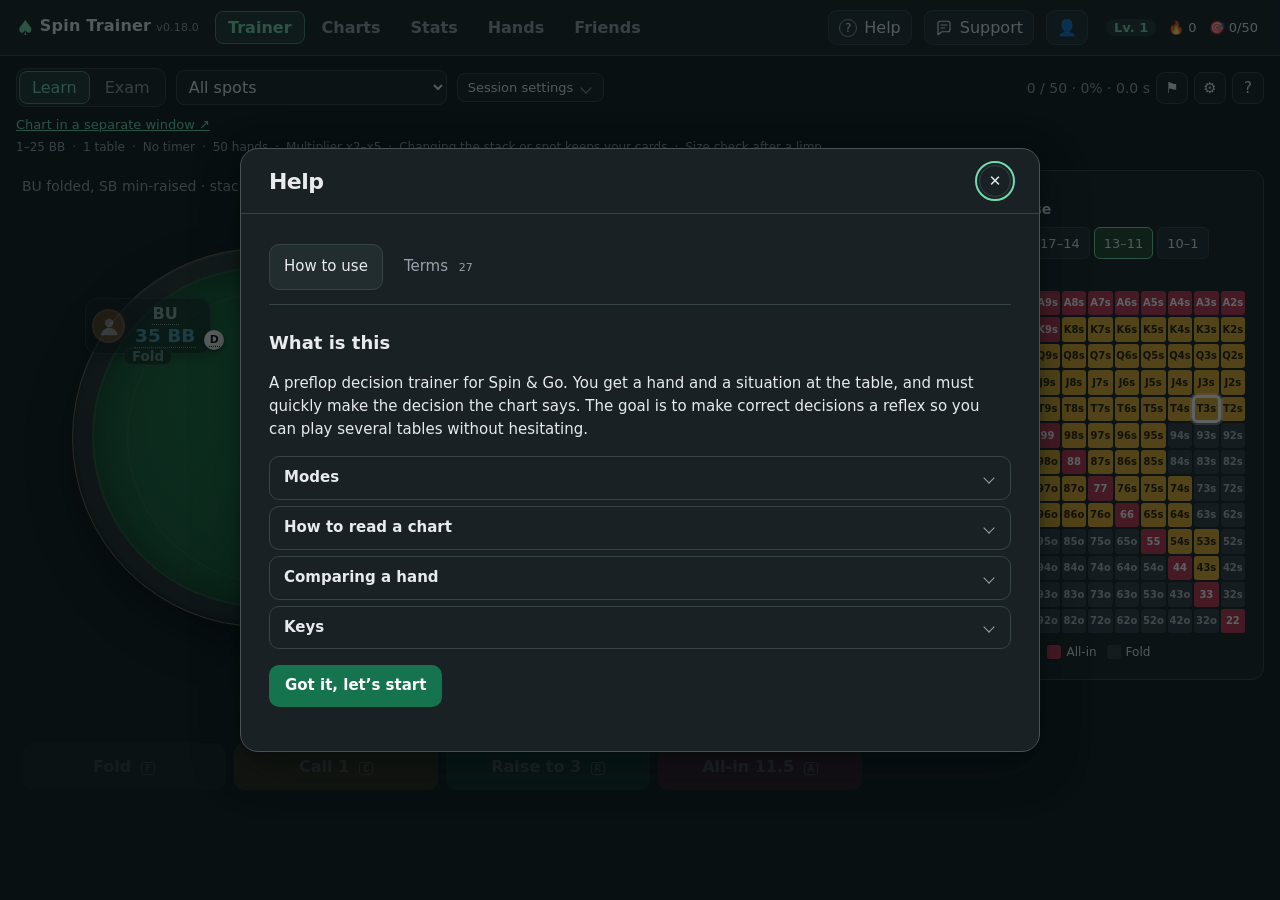
<file: index.html>
<!doctype html>
<html lang="ru">
  <head>
    <meta charset="UTF-8" />
    <link rel="icon" type="image/png" href="./favicon.png" />
    <link rel="apple-touch-icon" href="./apple-touch-icon.png" />
    <link rel="manifest" href="./manifest.webmanifest" />
    <meta name="viewport" content="width=device-width, initial-scale=1.0" />
    <meta name="theme-color" content="#0f1114" />
    <meta name="description" content="Spin Trainer — тренажёр префлоп-решений для Spin &amp; Go" />
    <title>Spin Trainer</title>
    <style>
      /* Экран загрузки: виден, пока приложение запускается. React заменит его своим содержимым. */
      html, body { margin: 0; background: #0f1114; }
      .boot { position: fixed; inset: 0; display: grid; place-items: center; font-family: Inter, system-ui, -apple-system, 'Segoe UI', Roboto, sans-serif; color: #e8eaed; }
      .boot-inner { display: flex; flex-direction: column; align-items: center; gap: 14px; }
      .boot img { width: 88px; height: 88px; animation: boot-pulse 1.6s ease-in-out infinite; }
      .boot b { font-size: 20px; letter-spacing: 0.3px; }
      .boot small { color: #9aa1ab; font-size: 13px; }
      @keyframes boot-pulse { 50% { transform: scale(0.92) rotate(-6deg); } }
      @media (prefers-reduced-motion: reduce) { .boot img { animation: none; } }
    </style>
    <script type="module" crossorigin src="./assets/index-B6NXNkui.js"></script>
    <link rel="stylesheet" crossorigin href="./assets/index-DvkSseh6.css">
  </head>
  <body>
    <div id="root">
      <div class="boot" role="status">
        <div class="boot-inner">
          <img src="./apple-touch-icon.png" alt="" />
          <b>Spin Trainer</b>
          <small>Загружаем чарты…</small>
        </div>
      </div>
    </div>
  </body>
</html>
</file>
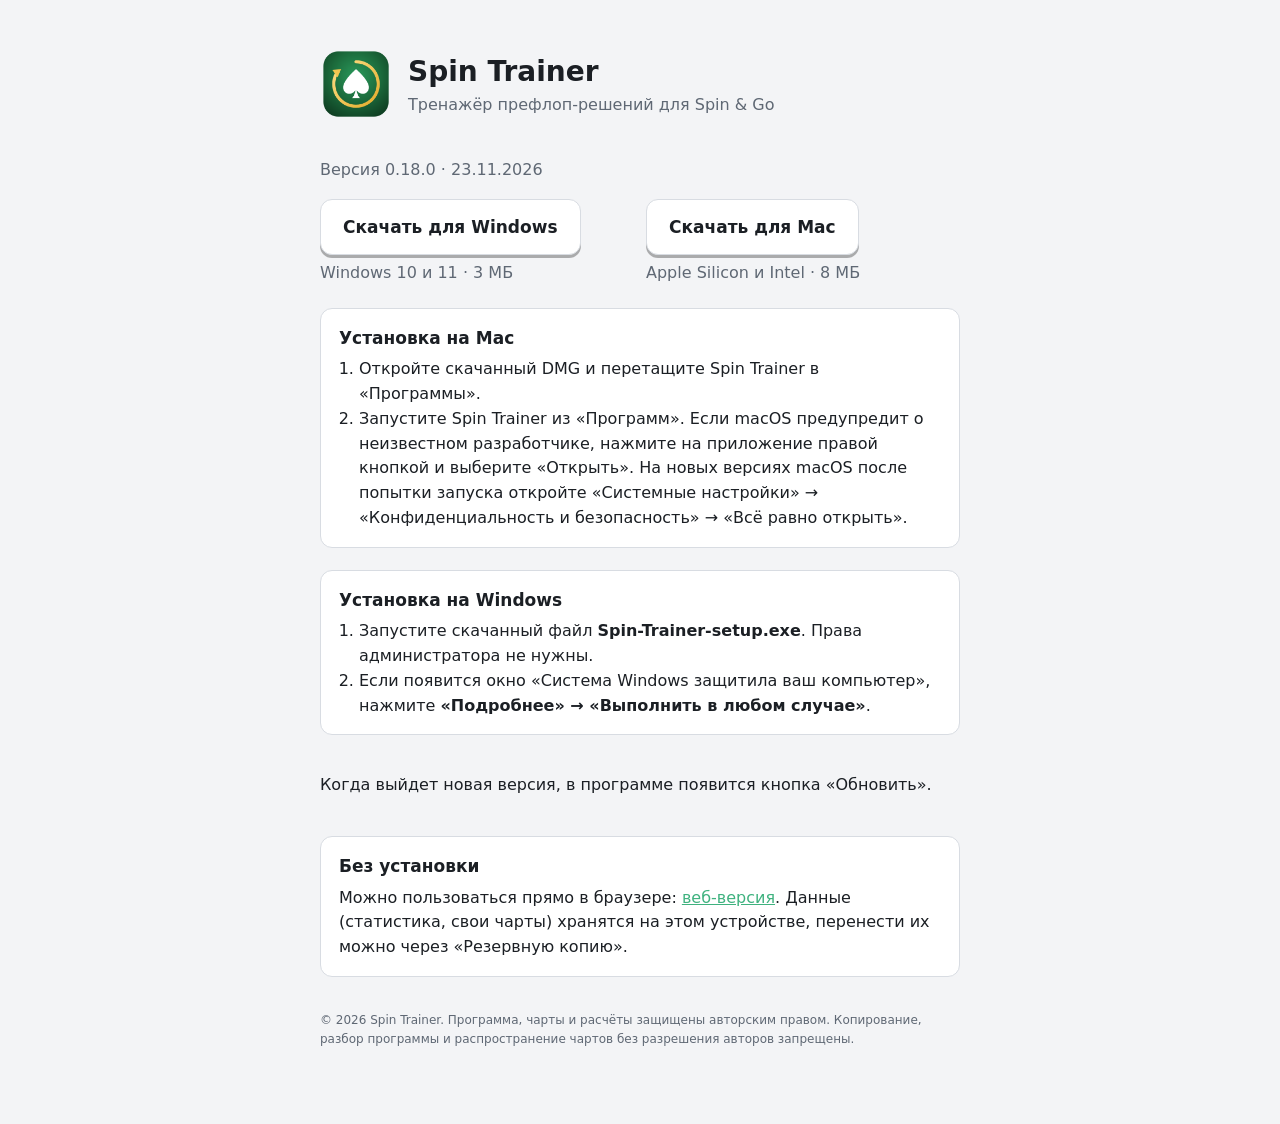
<file: download/index.html>
<!doctype html>
<html lang="ru">
<head>
<meta charset="utf-8">
<meta name="viewport" content="width=device-width, initial-scale=1">
<title>Скачать Spin Trainer</title>
<link rel="icon" type="image/png" href="../favicon.png">
<style>
  :root { --bg:#0f1114; --panel:#171a1f; --line:#2a2f37; --text:#e8eaed; --muted:#9aa1ab; --accent:#3fb27f; color-scheme: dark; }
  @media (prefers-color-scheme: light) { :root { --bg:#f3f4f6; --panel:#fff; --line:#d8dce2; --text:#1b1f24; --muted:#5f6874; color-scheme: light; } }
  body { margin:0; background:var(--bg); color:var(--text); font: 16px/1.55 Inter, system-ui, -apple-system, 'Segoe UI', Roboto, sans-serif; }
  main { max-width: 640px; margin: 0 auto; padding: 48px 16px 64px; display:flex; flex-direction:column; gap:22px; }
  header { display:flex; align-items:center; gap:16px; }
  header img { width:72px; height:72px; }
  h1 { margin:0; font-size: 28px; }
  .muted { color: var(--muted); }
  .dl { display:inline-flex; align-items:center; gap:10px; background: var(--accent); color:#fff; text-decoration:none; font-weight:700; padding:14px 22px; border-radius:12px; font-size:17px; box-shadow: 0 3px 0 rgba(0,0,0,.3); }
  .downloads { display:grid; grid-template-columns:repeat(auto-fit,minmax(min(100%,240px),1fr)); gap:12px; }
  .downloads p { margin:6px 0 0; }
  .downloads .dl { background:var(--panel); color:var(--text); border:1px solid var(--line); }
  .downloads .preferred { background:var(--accent); color:#0f1114; }
  .dl:hover { filter: brightness(1.08); }
  .card { background: var(--panel); border:1px solid var(--line); border-radius:12px; padding:16px 18px; }
  .card h2 { margin:0 0 6px; font-size:17px; }
  ol, ul { margin: 6px 0 0; padding-left: 20px; }
  a { color: var(--accent); }
</style>
</head>
<body>
<main>
  <header>
    <img src="icon.png" alt="">
    <div>
      <h1>Spin Trainer</h1>
      <div class="muted">Тренажёр префлоп-решений для Spin &amp; Go</div>
    </div>
  </header>

  <section aria-label="Скачать приложение">
    <p class="muted">Версия 0.18.0 · 23.11.2026</p>
    <div class="downloads">
      <div id="windows">
        <a class="dl" href="Spin-Trainer-setup.exe" download>Скачать для Windows</a>
        <p class="muted">Windows 10 и 11 · 3 МБ</p>
      </div>
      <div id="mac">
        <a class="dl" href="Spin-Trainer.dmg" download>Скачать для Mac</a>
        <p class="muted">Apple Silicon и Intel · 8 МБ</p>
      </div>
    </div>
  </section>

  <div class="card">
    <h2>Установка на Mac</h2>
    <ol>
      <li>Откройте скачанный DMG и перетащите Spin Trainer в «Программы».</li>
      <li>Запустите Spin Trainer из «Программ». Если macOS предупредит о неизвестном разработчике, нажмите на приложение правой кнопкой и выберите «Открыть». На новых версиях macOS после попытки запуска откройте «Системные настройки» → «Конфиденциальность и безопасность» → «Всё равно открыть».</li>
    </ol>
  </div>

  <div class="card">
    <h2>Установка на Windows</h2>
    <ol>
      <li>Запустите скачанный файл <b>Spin-Trainer-setup.exe</b>. Права администратора не нужны.</li>
      <li>Если появится окно «Система Windows защитила ваш компьютер», нажмите <b>«Подробнее» → «Выполнить в любом случае»</b>.</li>
    </ol>
  </div>

  <p>Когда выйдет новая версия, в программе появится кнопка «Обновить».</p>

  <div class="card">
    <h2>Без установки</h2>
    <p style="margin:0">Можно пользоваться прямо в браузере: <a href="../">веб-версия</a>. Данные (статистика, свои чарты) хранятся на этом устройстве, перенести их можно через «Резервную копию».</p>
  </div>

  <p class="muted" style="font-size:12px">© 2026 Spin Trainer. Программа, чарты и расчёты защищены авторским правом. Копирование, разбор программы и распространение чартов без разрешения авторов запрещены.</p>
</main>
<script>
  const platform = navigator.userAgentData?.platform || navigator.platform;
  const os = /^Win/i.test(platform) ? 'windows' :
    /^Mac/i.test(platform) && navigator.maxTouchPoints < 2 ? 'mac' : null;
  if (os) {
    const choice = document.getElementById(os);
    choice.querySelector('a').classList.add('preferred');
    choice.parentElement.prepend(choice);
  }
</script>
</body>
</html>
</file>
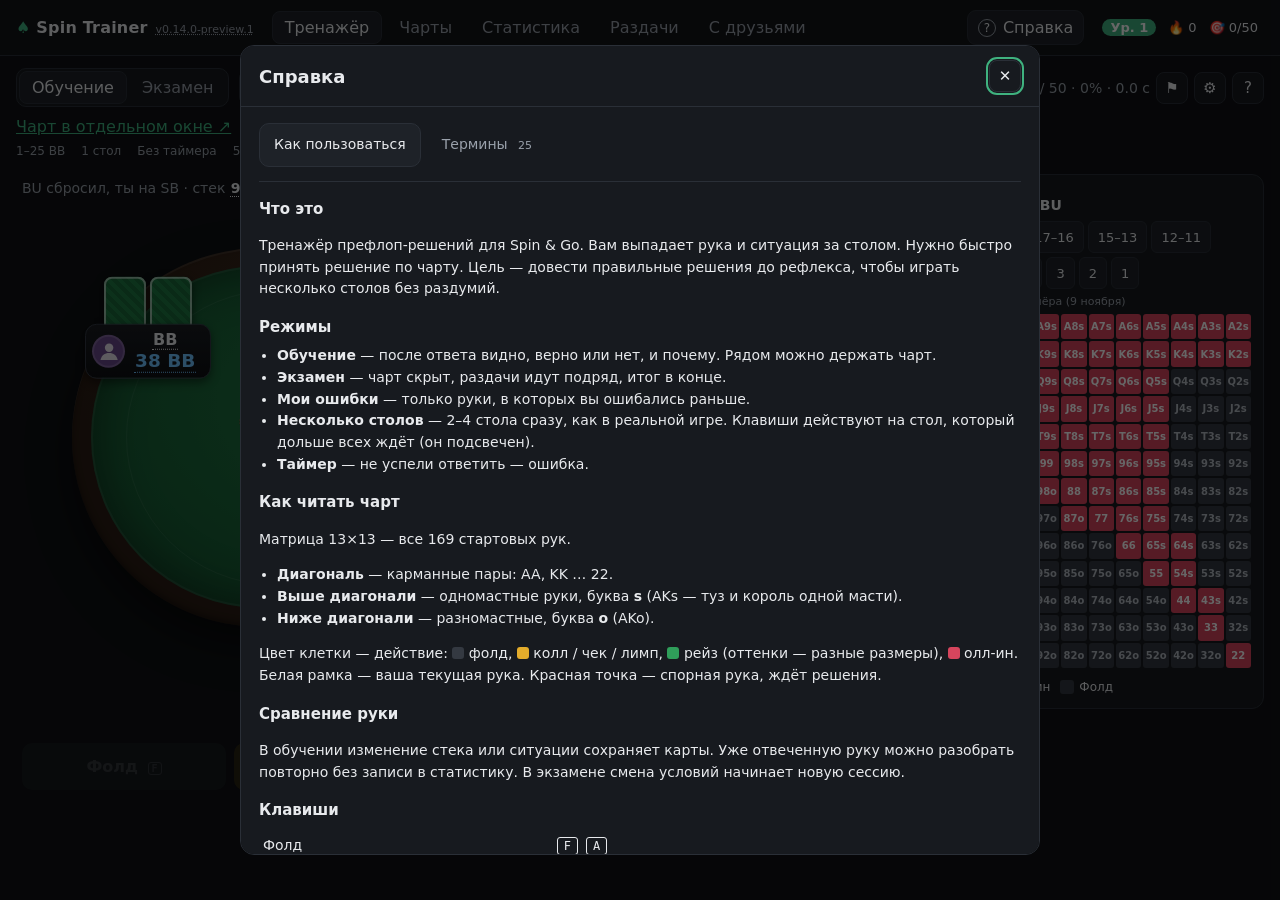
<file: preview/index.html>
<!doctype html>
<html lang="ru">
  <head>
    <meta charset="UTF-8" />
    <link rel="icon" type="image/png" href="./favicon.png" />
    <link rel="apple-touch-icon" href="./apple-touch-icon.png" />
    <link rel="manifest" href="./manifest.webmanifest" />
    <meta name="viewport" content="width=device-width, initial-scale=1.0" />
    <meta name="theme-color" content="#0f1114" />
    <meta name="description" content="Spin Trainer — тренажёр префлоп-решений для Spin &amp; Go" />
    <title>Spin Trainer</title>
    <style>
      /* Экран загрузки: виден, пока приложение запускается. React заменит его своим содержимым. */
      html, body { margin: 0; background: #0f1114; }
      .boot { position: fixed; inset: 0; display: grid; place-items: center; font-family: Inter, system-ui, -apple-system, 'Segoe UI', Roboto, sans-serif; color: #e8eaed; }
      .boot-inner { display: flex; flex-direction: column; align-items: center; gap: 14px; }
      .boot img { width: 88px; height: 88px; animation: boot-pulse 1.6s ease-in-out infinite; }
      .boot b { font-size: 20px; letter-spacing: 0.3px; }
      .boot small { color: #9aa1ab; font-size: 13px; }
      @keyframes boot-pulse { 50% { transform: scale(0.92) rotate(-6deg); } }
      @media (prefers-reduced-motion: reduce) { .boot img { animation: none; } }
    </style>
    <script type="module" crossorigin src="./assets/index-BoB-JocL.js"></script>
    <link rel="stylesheet" crossorigin href="./assets/index-9uNyTf0X.css">
  </head>
  <body>
    <div id="root">
      <div class="boot" role="status">
        <div class="boot-inner">
          <img src="./apple-touch-icon.png" alt="" />
          <b>Spin Trainer</b>
          <small>Загружаем чарты…</small>
        </div>
      </div>
    </div>
  </body>
</html>
</file>
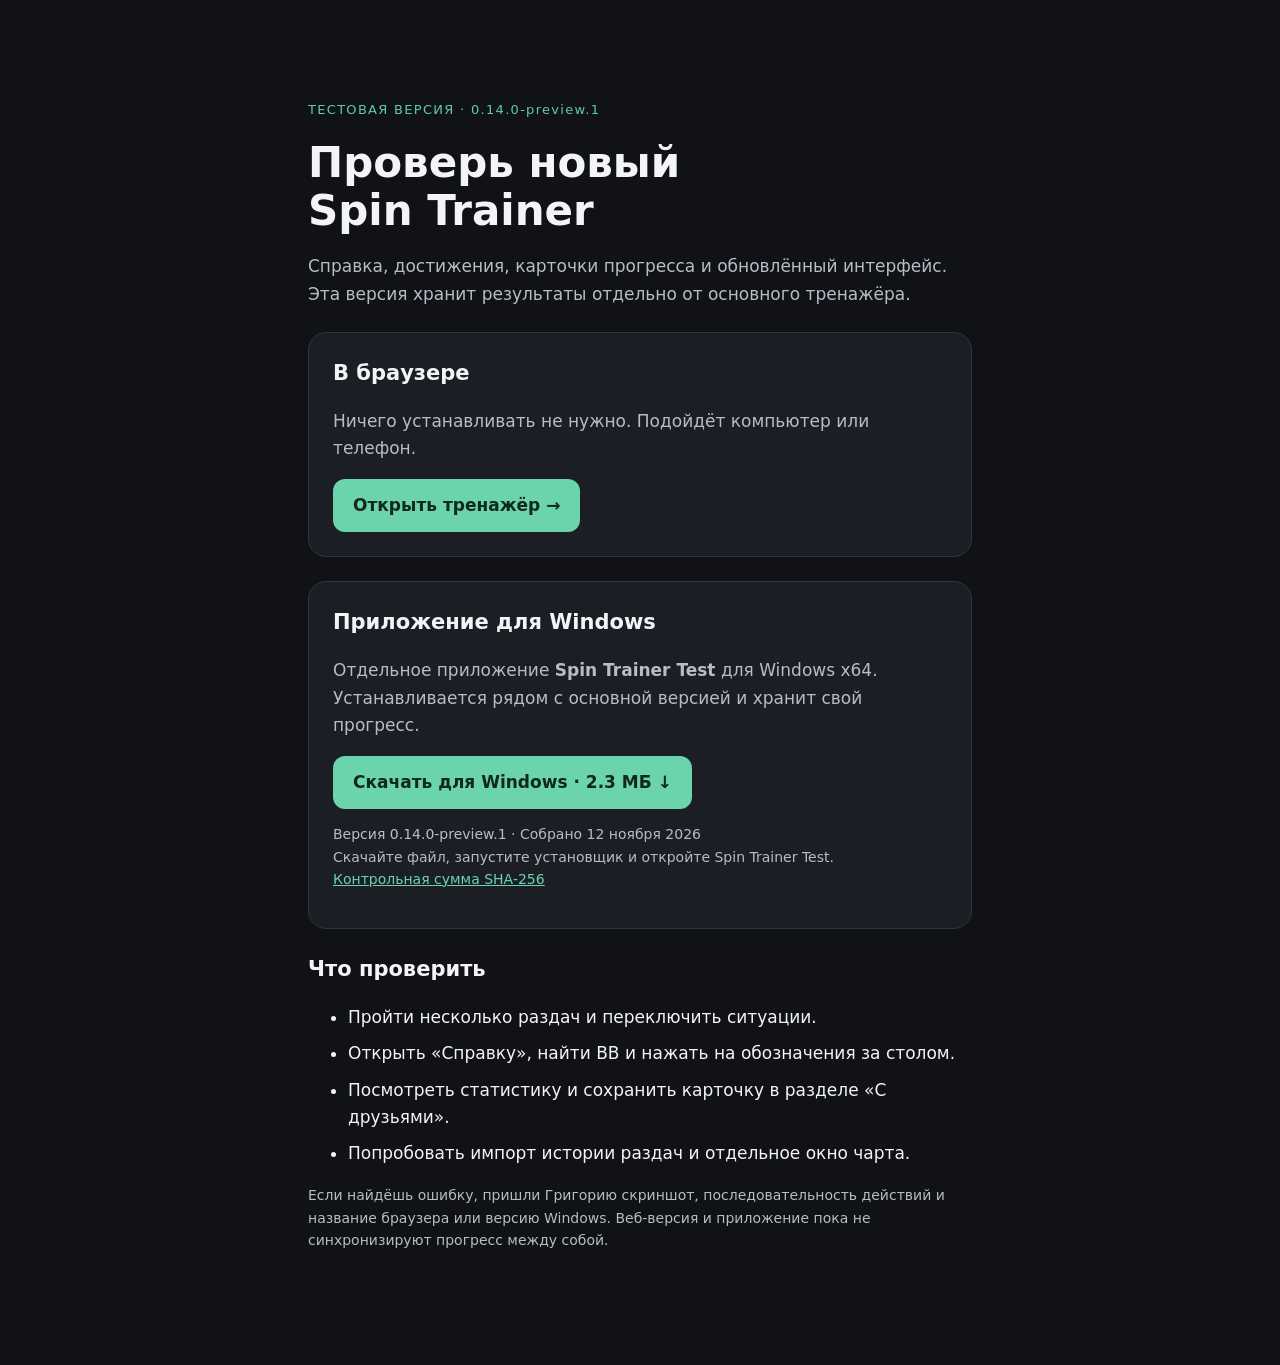
<file: preview/download/index.html>
<!doctype html><html lang="ru"><meta charset="utf-8"><meta name="viewport" content="width=device-width, initial-scale=1"><meta name="robots" content="noindex"><title>Spin Trainer Test — проверка новой версии</title><style>*{box-sizing:border-box}body{margin:0;background:#101216;color:#f2f4f5;font:17px/1.6 system-ui,sans-serif}main{max-width:720px;margin:8vh auto;padding:28px}.label{color:#5fcca2;font-size:13px;letter-spacing:.1em}h1{font-size:clamp(28px,5vw,42px);line-height:1.15;margin:18px 0}p{color:#b5bdc7}section{background:#1b1f25;border:1px solid #30363f;border-radius:18px;padding:24px;margin:24px 0}a.button{display:inline-block;background:#6bd4ac;color:#10281d;text-decoration:none;font-weight:700;padding:13px 20px;border-radius:12px}h2{font-size:21px;margin-top:0}li{margin:9px 0}.small{font-size:14px}</style><main><div class="label">ТЕСТОВАЯ ВЕРСИЯ · 0.14.0-preview.1</div><h1>Проверь новый<br>Spin Trainer</h1><p>Справка, достижения, карточки прогресса и обновлённый интерфейс. Эта версия хранит результаты отдельно от основного тренажёра.</p><section><h2>В браузере</h2><p>Ничего устанавливать не нужно. Подойдёт компьютер или телефон.</p><a class="button" href="../">Открыть тренажёр →</a></section><section><h2>Приложение для Windows</h2><p>Отдельное приложение <strong>Spin Trainer Test</strong> для Windows x64. Устанавливается рядом с основной версией и хранит свой прогресс.</p><a class="button" href="./Spin-Trainer-Test-0.14.0-preview.1-x64-setup.exe" download>Скачать для Windows · 2.3 МБ ↓</a><p class="small">Версия 0.14.0-preview.1 · Собрано 12 ноября 2026<br>Скачайте файл, запустите установщик и откройте Spin Trainer Test.<br><a href="./SHA256SUMS.txt" style="color:#6bd4ac">Контрольная сумма SHA-256</a></p></section><h2>Что проверить</h2><ul><li>Пройти несколько раздач и переключить ситуации.</li><li>Открыть «Справку», найти BB и нажать на обозначения за столом.</li><li>Посмотреть статистику и сохранить карточку в разделе «С друзьями».</li><li>Попробовать импорт истории раздач и отдельное окно чарта.</li></ul><p class="small">Если найдёшь ошибку, пришли Григорию скриншот, последовательность действий и название браузера или версию Windows. Веб-версия и приложение пока не синхронизируют прогресс между собой.</p></main>
</file>
<file: assets/index-DvkSseh6.css>
:root{--bg: #111719;--panel: #192124;--panel-2: #222d30;--line: #364347;--text: #e8eaed;--muted: #9aa1ab;--accent: #72dbac;--accent-soft: color-mix(in srgb, var(--accent) 12%, var(--panel));--surface-edge: color-mix(in srgb, var(--muted) 38%, var(--panel));--on-action: #fff;--level-badge-bg: #176749;--level-badge-text: #fff;--primary: #15734e;--scrim: rgb(5 13 15 / 65%);--shadow-ink: rgb(2 9 12 / 34%);--shadow-pop: 0 16px 48px var(--shadow-ink), 0 2px 8px var(--shadow-ink);--text-small: .8125rem;--text-body: .9375rem;--text-section: 1.125rem;--text-title: clamp(1.5rem, 2.4vw, 2rem);--dialog-pad: clamp(16px, 3vw, 28px);--motion: .16s;--danger: #e5534b;--pot-ink: #f5e9c5;--felt-glow: #297f55;--rail-trim: #75604a;--felt: #1c6b3c;--felt-dark: #145230;--rail: #252a29;--rail-light: #464d48;--suit-s: #22252b;--suit-h: #c8313b;--suit-d: #2563c9;--suit-c: #1e8a4a;--c-fold: #343941;--c-fold-text: #b2b8c1;--c-call: #e3ac2b;--c-allin: #be344f;--c-raise: #227c49;--c-raise-light: #7fd39b;--c-raise-deep: #16613a;--c-raise-pale: #b5e8c4;--c-call-ink: #2a1d00;--c-raise-ink: #0b2a17;--heat-ok: #2f6e52;--heat-bad-rgb: 229, 72, 77;--heat-bad: rgb(var(--heat-bad-rgb));--heat-text: #fff;color-scheme:dark;font-family:Inter,system-ui,-apple-system,Segoe UI,Roboto,sans-serif;color:var(--text);background:var(--bg)}*{box-sizing:border-box}body{margin:0;background:var(--bg);min-width:320px}button,select,input{font:inherit;color:inherit}button{cursor:pointer}kbd{font-size:10px;opacity:.6;border:1px solid currentColor;border-radius:3px;padding:0 3px;margin-left:4px}.topbar{display:flex;align-items:center;gap:16px;padding:10px 16px;border-bottom:1px solid var(--line);background:var(--panel)}.brand{font-weight:700;letter-spacing:.2px}.brand .logo{color:var(--accent)}.brand .ver{font-size:11px;color:var(--muted);font-weight:500;white-space:nowrap}.topbar nav{display:flex;gap:4px}.topbar nav button,.seg button{background:transparent;border:1px solid transparent;border-radius:8px;padding:6px 12px;color:var(--muted)}.topbar nav button.active,.seg button.active{background:var(--panel-2);border-color:var(--line);color:var(--text)}.seg button.active.exam{background:#3a1d20;border-color:#6b2b30;color:#ffb3b0}main{padding:12px 16px 24px}.page{max-width:900px;margin:0 auto}.toolbar{display:flex;flex-wrap:wrap;align-items:center;gap:10px;margin-bottom:10px}.seg{display:flex;gap:2px;background:var(--panel);border:1px solid var(--line);border-radius:10px;padding:2px}select{background:var(--panel);border:1px solid var(--line);border-radius:8px;padding:6px 8px}.check{display:flex;align-items:center;gap:6px;font-size:13px;color:var(--muted)}.progress{margin-left:auto;font-variant-numeric:tabular-nums;color:var(--muted);font-size:14px}.trainer-body{display:grid;grid-template-columns:1fr;gap:16px;align-items:start}.trainer-body.with-charts{grid-template-columns:minmax(0,1fr) 380px}@media(max-width:1100px){.trainer-body.with-charts{grid-template-columns:1fr}}.spot-caption{color:var(--muted);font-size:14px;margin-bottom:6px}.spot-caption b{color:var(--text)}.table-wrap{position:relative;width:100%;max-width:var(--tw, 900px);aspect-ratio:16 / 9.5;margin:0 auto;container-type:inline-size}@supports not (aspect-ratio: 1){.table-wrap:before,.pcard:before{content:"";display:block}.table-wrap:before{padding-top:59.375%}.pcard:before{padding-top:140%}@media(max-width:640px){.table-wrap:before{padding-top:71.875%}}}.table-rail{position:absolute;top:9%;right:6%;bottom:15%;left:6%;border-radius:999px;background:radial-gradient(ellipse at 50% 30%,var(--rail-light),var(--rail) 70%);box-shadow:0 18px 40px #0000008c,inset 0 2px #ffffff14,inset 0 -3px 6px #0006;border:1px solid var(--rail-trim);padding:2.2%}.table-felt{width:100%;height:100%;border-radius:999px;background:repeating-linear-gradient(35deg,transparent 0 2px,rgb(255 255 255 / 1.4%) 2px 3px),radial-gradient(ellipse at 50% 40%,var(--felt-glow) 0%,var(--felt) 45%,var(--felt-dark) 100%);box-shadow:inset 0 0 0 2px #ffffff12,inset 0 0 50px #00000073;position:relative}.table-felt:after{content:"";position:absolute;top:7%;right:5%;bottom:7%;left:5%;border-radius:999px;border:1px solid rgba(255,255,255,.07)}.felt-mark{position:absolute;left:0;right:0;bottom:18%;text-align:center;font-weight:800;letter-spacing:6px;font-size:clamp(9px,2.2cqw,18px);color:#ffffff0f}.pot{position:absolute;left:50%;top:46%;transform:translate(-50%,-50%);background:#00000061;border-radius:999px;padding:.5cqw 1.8cqw;font-size:clamp(10px,1.8cqw,15px);color:var(--pot-ink);font-variant-numeric:tabular-nums;box-shadow:inset 0 0 0 1px #ffffff1f;white-space:nowrap;z-index:1}.seat{position:absolute;display:flex;flex-direction:column;align-items:center;transform:translate(-50%,-50%);z-index:2}.seat-bottom{left:50%;top:81%}.seat-left{left:15%;top:25%}.seat-right{left:85%;top:25%}.seat-top{left:50%;top:15%}.seat-cards{display:flex;gap:.5cqw;margin-bottom:-1.4cqw;z-index:1;min-height:1cqw}.seat-box{position:relative;display:flex;align-items:center;gap:1cqw;background:linear-gradient(180deg,#1a1d22,#0e1013);border:1px solid #333944;border-radius:1.4cqw;padding:.6cqw 1.6cqw .6cqw .7cqw;min-width:clamp(76px,15cqw,140px);z-index:2;box-shadow:0 4px 10px #00000073;color:#e8eaed}.seat-info{display:flex;flex-direction:column;align-items:center;flex:1;line-height:1.2}.seat.hero .seat-box{border-color:var(--accent);box-shadow:0 0 0 1px #3fb27f59,0 4px 14px #00000080}.seat.folded .seat-box{opacity:.55}.seat-name{font-weight:700;font-size:clamp(12px,2cqw,16px);white-space:nowrap}.hero-tag{margin-left:6px;font-size:.7em;background:var(--accent);color:#062615;border-radius:4px;padding:0 4px;vertical-align:2px}.seat-stack{color:#6fc2ff;font-weight:700;font-size:clamp(13px,2.2cqw,19px);font-variant-numeric:tabular-nums;white-space:nowrap}.avatar{flex:none;width:clamp(18px,4cqw,36px);aspect-ratio:1;border-radius:50%;display:grid;place-items:center;background:var(--av, #3a4250);box-shadow:inset 0 0 0 2px #ffffff26}.avatar svg{width:72%;fill:#ffffffd9}.av-BU{--av: #8a5a2b}.av-SB{--av: #2f5a8f}.av-BB{--av: #6a4a8c}.av-hero{--av: #1f7a4d}.seat-tag{position:absolute;left:50%;top:100%;transform:translate(-50%,-30%);background:#0e1013;border:1px solid #333944;border-radius:99px;padding:0 .9cqw;font-size:clamp(11px,1.6cqw,14px);font-weight:700;white-space:nowrap;z-index:3}.dealer-btn{position:absolute;right:-1.6cqw;bottom:.4cqw;width:clamp(14px,2.4cqw,22px);aspect-ratio:1;border-radius:50%;background:radial-gradient(circle at 35% 30%,#fff,#d9d9d9);color:#111;font-weight:800;font-size:clamp(8px,1.3cqw,12px);display:grid;place-items:center;box-shadow:0 2px 4px #00000080;z-index:3}.bet-spot{position:absolute;transform:translate(-50%,-50%);display:flex;align-items:center;gap:.6cqw;z-index:1}.bet-bottom{--chip-origin: 0, 9cqw;left:50%;top:57%}.bet-left{--chip-origin: -11cqw, -3cqw;left:29%;top:43%}.bet-right{--chip-origin: 11cqw, -3cqw;left:71%;top:43%}.bet-top{--chip-origin: 0, -7cqw;left:50%;top:34%}.bet-amount{background:#00000073;color:#fff;font-weight:700;font-size:clamp(9px,1.5cqw,13px);border-radius:99px;padding:0 .8cqw;font-variant-numeric:tabular-nums}.chip-stack{position:relative;width:clamp(13px,3cqw,26px);height:calc(clamp(13px,3cqw,26px)*.62 + 12px)}.chip-stack i{position:absolute;left:0;width:100%;aspect-ratio:1 / .62;border-radius:50%;background:radial-gradient(ellipse closest-side,var(--chip) 54%,rgb(255 255 255 / 70%) 58% 65%,var(--chip) 69% 77%,transparent 81%),repeating-conic-gradient(from 10deg,var(--chip) 0deg 34deg,#eee6d4 34deg 52deg,var(--chip) 52deg 60deg);box-shadow:0 1.5px color-mix(in srgb,var(--chip),black 45%),0 2.5px 2px #0000006b}.c-small{--chip: #3d7bd9}.c-red{--chip: #d23c3c}.c-green{--chip: #23945a}.c-black{--chip: #2a2d33}.act-fold{color:#9aa1ab}.act-limp,.act-call{color:#ffd36b}.act-minraise{color:#7ee2a4}.act-push{color:#ff8a98}.table-wrap.anim .seat-cards>*{animation:deal .32s cubic-bezier(.2,.8,.3,1) backwards}.table-wrap.anim .seat-cards>*:nth-child(2){animation-delay:.07s}.table-wrap.anim .seat-left .seat-cards>*{--from: 18cqw, 12cqw}.table-wrap.anim .seat-right .seat-cards>*{--from: -18cqw, 12cqw}.table-wrap.anim .seat-top .seat-cards>*{--from: 0, 14cqw}.table-wrap.anim .seat-bottom .seat-cards>*{--from: 0, -18cqw;animation-delay:.12s}.table-wrap.anim .seat-bottom .seat-cards>*:nth-child(2){animation-delay:.19s}.table-wrap.anim .chip-stack{animation:chip-in .35s cubic-bezier(.2,.75,.3,1) backwards}.table-wrap.anim .overlay{animation:pop .16s ease-out}@keyframes deal{0%{transform:translate(var(--from, 0, 0)) scale(.55) rotate(-8deg);opacity:0}}@keyframes chip-in{0%{opacity:0;transform:translate(var(--chip-origin)) scale(.85) rotate(-9deg)}76%{opacity:1;transform:translateY(-1px) rotate(2deg)}}@keyframes pop{0%{opacity:0;transform:translate(-50%,-50%) scale(.92)}}@media(prefers-reduced-motion:reduce){.table-wrap.anim *,.table-wrap.anim .overlay{animation:none!important}}.pcard{width:clamp(42px,7.6cqw,72px);aspect-ratio:5 / 7;border-radius:8px;position:relative;color:#fff;box-shadow:0 4px 10px #00000080,inset 0 0 0 2px #ffffff2e;font-weight:800;overflow:hidden}.pcard.suit-s{background:linear-gradient(160deg,#353942,var(--suit-s))}.pcard.suit-h{background:linear-gradient(160deg,#e04650,var(--suit-h))}.pcard.suit-d{background:linear-gradient(160deg,#3b7be0,var(--suit-d))}.pcard.suit-c{background:linear-gradient(160deg,#2aa45c,var(--suit-c))}.pcard-corner{position:absolute;left:8%;top:4%;display:flex;flex-direction:column;align-items:center;line-height:1}.pcard-rank{font-size:clamp(14px,2.6cqw,24px)}.pcard-suit{font-size:clamp(12px,2.2cqw,20px)}.pcard-big{position:absolute;right:8%;bottom:2%;font-size:clamp(26px,4.6cqw,44px);line-height:1}@supports not (width: 1cqw){.pcard{width:52px}.pcard.back{width:34px}.table-unit.compact .pcard{width:36px}.table-unit.compact .pcard.back{width:24px}.pcard-rank{font-size:16px}.pcard-suit{font-size:13px}.pcard-big{font-size:26px}.table-unit.compact .pcard-big{font-size:20px}.seat-cards{margin-bottom:-5px}.seat-cards>*+*{margin-left:3px}.pot{padding:2px 8px;font-size:13px}.seat-name,.seat-stack{font-size:14px}.table-unit.compact .seat-name,.table-unit.compact .seat-stack{font-size:12px}.seat-tag{padding:0 4px;font-size:11px}.dealer-btn{right:-7px;bottom:2px;width:16px;height:16px;font-size:10px}.seat-box{min-width:76px;padding:3px 6px;border-radius:7px}.avatar{width:22px;height:22px}.bet-left,.bet-right{top:max(43%,calc(25% + 72px))}.bet-left{left:20%}.bet-right{left:80%}.bet-bottom,.bet-top{left:calc(50% + 72px);transform:translateY(-50%)}.bet-bottom{top:max(72%,calc(25% + 98px))}.bet-top{top:22%}.bet-amount{margin-left:3px;padding:0 4px;font-size:11px}.chip-stack{width:16px;height:22px}.chip-stack i{height:10px;background-color:var(--chip)}}.pcard.dimmed{filter:grayscale(.85) brightness(.55)}.pcard.back{width:clamp(30px,5cqw,46px);background:repeating-linear-gradient(45deg,#1f7a44 0,#1f7a44 4px,#1a6a3b 4px,#1a6a3b 8px);box-shadow:0 3px 8px #00000080,inset 0 0 0 2px #ffffff8c}.overlay{position:absolute;left:50%;top:46%;transform:translate(-50%,-50%);background:#0e1013f0;border:2px solid var(--line);border-radius:14px;padding:14px 20px;text-align:center;display:flex;flex-direction:column;gap:8px;align-items:center;z-index:10;min-width:min(440px,90%)}.overlay.ok{border-color:var(--accent)}.overlay.warn{border-color:var(--c-call)}.overlay.bad{border-color:var(--danger)}.overlay.ok b{color:#7ee2a4}.overlay.warn b{color:#ffd36b}.overlay.bad b{color:#ff9a94}.overlay small{color:var(--muted)}.overlay.summary{min-width:min(560px,94%);max-height:90%;overflow:auto}.overlay.summary h2{margin:0}.mistake-list{text-align:left;font-size:13px;width:100%}.mistake-list ul{margin:0;padding-left:18px}.action-bar{max-width:900px;margin:8px auto 0;display:flex;flex-direction:column;gap:8px}.action-bar.disabled{opacity:.55}.sizing{display:flex;align-items:center;gap:10px;justify-content:flex-end;flex-wrap:wrap}.presets{display:flex;gap:4px}.presets button,.depths button{background:var(--panel-2);border:1px solid var(--line);border-radius:6px;padding:4px 9px;font-size:13px}.presets button.active,.depths button.active{background:#24452f;border-color:var(--accent)}.sizing input[type=range]{width:180px;accent-color:var(--accent)}.size-value{min-width:64px;text-align:right;font-weight:700;font-variant-numeric:tabular-nums}.buttons{display:flex;gap:8px;justify-content:flex-end;flex-wrap:wrap}.btn{border:none;border-radius:10px;padding:14px 18px;min-width:130px;font-weight:700;font-size:16px;background:var(--panel-2);color:var(--text);box-shadow:inset 0 0 0 1px var(--surface-edge)}.btn:is(.btn-call,.btn-raise,.btn-allin,.btn-next,.primary){color:var(--on-action);box-shadow:none}.btn:disabled{opacity:.57;cursor:default}.btn-fold{background:var(--c-fold);color:var(--c-fold-text)}.btn-call{background:#8a6514}.btn.primary,.btn-raise{background:var(--primary)}.btn-allin{background:#a3283d}.btn-next{background:#2d3a4d;padding:8px 16px;min-width:0;font-size:14px}.btn:not(:disabled):hover{filter:brightness(1.12)}.side{position:sticky;top:8px}.charts-panel{background:var(--panel);border:1px solid var(--line);border-radius:12px;padding:12px}.charts-controls{display:flex;flex-direction:column;gap:8px}.depths{display:flex;flex-wrap:wrap;gap:4px}.chart-title{margin:10px 0 8px;font-weight:600;font-size:14px}.matrix{display:grid;grid-template-columns:repeat(13,1fr);gap:2px}.cell{aspect-ratio:1;display:grid;place-items:center;font-size:clamp(8px,1.1vw,12px);font-weight:600;border-radius:3px;-webkit-user-select:none;user-select:none}@supports not (aspect-ratio: 1){.cell{display:block}.cell:before{content:"";display:block;padding-top:100%}.cell>span{position:absolute;top:0;right:0;bottom:0;left:0;display:grid;place-items:center}}.charts-panel.compact .cell{font-size:9px}.cell.hl{outline:3px solid #fff;outline-offset:-1px;box-shadow:0 0 0 4px #ffffff59;position:relative;z-index:1}.legend{display:flex;flex-wrap:wrap;gap:10px;margin-top:10px;font-size:12px;color:var(--muted)}.legend-item{display:flex;align-items:center;gap:5px}.legend-item i{width:14px;height:14px;border-radius:3px;display:inline-block}.note{margin-top:10px;font-size:12px;color:var(--muted)}.stats.empty{color:var(--muted);padding:40px 0;text-align:center}.kpis{display:grid;grid-template-columns:repeat(auto-fit,minmax(170px,1fr));gap:10px}.kpi{background:var(--panel);border:1px solid var(--line);border-radius:12px;padding:12px;display:flex;flex-direction:column;gap:4px}.kpi span{color:var(--muted);font-size:12px}.kpi b{font-size:24px;font-variant-numeric:tabular-nums}.stats h3{margin:22px 0 8px;font-size:15px}.bars{display:flex;align-items:flex-end;gap:6px;height:160px;background:var(--panel);border:1px solid var(--line);border-radius:12px;padding:12px 12px 30px;overflow-x:auto}.bar-col{flex:0 0 34px;height:100%;display:flex;flex-direction:column;justify-content:flex-end;align-items:center;font-size:10px;color:var(--muted);position:relative}.bar{width:100%;background:var(--accent);border-radius:4px 4px 0 0}.bar-col span{position:absolute;bottom:-16px}.bar-col small{position:absolute;bottom:-28px}.spot-table{width:100%;border-collapse:collapse;font-size:14px}.spot-table th,.spot-table td{text-align:left;padding:6px 8px;border-bottom:1px solid var(--line)}.spot-table th{color:var(--muted);font-weight:500}.spot-table td.bad{color:#ff9a94}.spot-table td.good{color:#7ee2a4}.mistakes{font-size:14px;padding-left:18px}.link{background:none;border:none;margin-top:20px;text-decoration:underline;color:var(--muted)}.link.danger:hover{color:var(--danger)}@media(max-width:640px){main{padding:8px}.btn{min-width:0;flex:1;padding:12px 8px;font-size:14px}.progress{margin-left:0}}.toolbar-right{margin-left:auto;display:flex;align-items:center;gap:6px}.toolbar-right .progress{margin-left:0}.icon-btn{width:32px;height:32px;border-radius:8px;border:1px solid var(--line);background:var(--panel);color:var(--text);font-size:15px;display:inline-grid;place-items:center}.icon-btn:hover{border-color:var(--accent)}.depth-filter{display:flex;align-items:center;gap:4px;font-size:13px;color:var(--muted)}.depth-filter input,.editor-tools input,.raise-adder input{width:52px;background:var(--panel);border:1px solid var(--line);border-radius:6px;padding:5px 6px}.set-note{font-size:12px;color:var(--c-call);margin-bottom:6px}button:focus-visible,select:focus-visible,input:focus-visible{outline:2px solid var(--accent);outline-offset:1px}.play{position:relative;display:grid;gap:14px}.play{--free-h: calc(100vh - var(--chrome-h, 200px) - 16px);--tw: clamp(300px, calc((var(--free-h) - 140px) / .594), 900px)}.play.tables-2{--tw: clamp(260px, calc((var(--free-h) - 130px) / .594), 760px)}.play.tables-3,.play.tables-4{--tw: clamp(240px, calc(((var(--free-h) - 14px) / 2 - 128px) / .594), 760px)}.play.tables-2,.play.tables-3,.play.tables-4{grid-template-columns:repeat(2,minmax(0,calc(var(--tw) + 24px)));justify-content:center}@media(max-width:900px){.play.tables-2,.play.tables-3,.play.tables-4{--tw: 900px;grid-template-columns:1fr}}.table-unit>.spot-caption,.table-unit>.timer,.table-unit>.action-bar{max-width:var(--tw, 900px);margin-left:auto;margin-right:auto}.action-bar.compact .sizing input[type=range]{display:none}.action-bar.compact .btn{white-space:nowrap}.action-bar.compact .btn kbd{display:none}.action-bar.compact{gap:5px;margin-top:4px}.table-unit{min-width:0;border-radius:14px;border:2px solid transparent;padding:4px}.table-unit.compact{background:var(--panel);border-color:var(--line);padding:8px}.table-unit.compact.active{border-color:var(--accent);box-shadow:0 0 0 3px #3fb27f2e}.table-unit.idle{display:grid;place-items:center;min-height:200px}.idle-note{color:var(--muted);font-size:13px}.table-unit.compact .spot-caption{font-size:12px}.timer{height:5px;border-radius:99px;background:var(--panel-2);overflow:hidden;margin:2px auto 6px;max-width:900px}.timer i{display:block;height:100%;background:var(--accent);transition:width .1s linear}.timer.low i{background:var(--danger)}.action-bar.compact .btn{min-width:0;padding:7px 8px;font-size:13px;flex:1}.action-bar.compact .presets button{padding:3px 6px;font-size:12px}.overlay.flash{min-width:0;padding:8px 16px}.overlay.flash b{font-size:26px}.explain{width:100%;text-align:left;display:flex;flex-direction:column;gap:6px;margin-top:4px}.explain-title{font-size:12px;color:var(--muted)}.depth-strip{display:flex;flex-wrap:wrap;gap:4px}.depth-chip{display:inline-flex;flex-direction:column;align-items:center;padding:3px 7px;border-radius:6px;font-size:11px;font-weight:700;background:var(--c-fold);color:var(--c-fold-text);line-height:1.2}.depth-chip em{font-style:normal;font-weight:500;opacity:.8;font-size:10px}.depth-chip.k-call,.depth-chip.k-limp,.depth-chip.k-check{background:var(--c-call);color:var(--c-call-ink)}.depth-chip.k-raise{background:var(--c-raise);color:#fff}.depth-chip.k-allin{background:var(--c-allin);color:#fff}.depth-chip.cur{outline:2px solid var(--text);outline-offset:1px}.explain-nb{font-size:12px;color:var(--muted)}.completed-session .row-buttons{justify-content:center}.session-modal .modal-body{display:flex;flex-direction:column;gap:16px}.session-modal .modal-body :is(h4,p,.row-buttons){margin:0}.session-modal h4{padding-bottom:8px}.row-buttons{display:flex;gap:8px;flex-wrap:wrap}.modal-backdrop{position:fixed;top:0;right:0;bottom:0;left:0;background:var(--scrim);display:grid;place-items:center;z-index:100;padding:16px}.modal{width:min(640px,100%);min-width:0;max-height:90vh;max-height:min(90dvh,calc(100dvh - 32px));display:flex;flex-direction:column;overflow:hidden;color:var(--text);background:var(--panel);border:1px solid var(--surface-edge);border-radius:18px;box-shadow:var(--shadow-pop)}.modal-head{display:flex;justify-content:space-between;align-items:center;flex:none;gap:16px;padding:16px var(--dialog-pad);border-bottom:1px solid var(--line)}.modal-head h2{margin:0;font-size:clamp(1.125rem,2vw,1.375rem);letter-spacing:-.025em;line-height:1.25;overflow-wrap:anywhere}.modal-head .icon-btn{flex:none;border-radius:50%}.modal-body{overflow:auto;overscroll-behavior:contain;padding:20px var(--dialog-pad) var(--dialog-pad);font-size:var(--text-body);line-height:1.55}.modal-body>:first-child{margin-top:0}.modal-body>:last-child{margin-bottom:0}.modal-body h3{font-size:var(--text-section);margin:24px 0 8px}.modal-body ul{padding-left:18px;margin:4px 0}.sw{display:inline-block;width:12px;height:12px;border-radius:3px;vertical-align:-1px}.sw.fold{background:var(--c-fold)}.sw.call{background:var(--c-call)}.sw.raise{background:var(--c-raise)}.sw.allin{background:var(--c-allin)}.keys{border-collapse:collapse;width:100%;margin:6px 0}.keys td{padding:6px 4px;border-bottom:1px solid var(--line)}.keys kbd{font-size:12px;opacity:1;padding:1px 6px;margin-right:4px}.keys button,.panel button,.hint button,.tool button,.raise-adder button{background:var(--panel-2);border:1px solid var(--line);border-radius:7px;padding:5px 10px;font-size:13px}.listening{color:var(--c-call)}.row{display:flex;flex-wrap:wrap;align-items:center;gap:8px}.page.wide{max-width:1100px}.charts-page{display:flex;flex-direction:column;gap:12px}.panel{background:var(--panel);border:1px solid var(--line);border-radius:12px;padding:12px;display:flex;flex-direction:column;gap:10px}.panel label{font-size:13px;color:var(--muted)}.spacer{flex:1}.panel button.danger,.tool button.danger{color:#ffb3b0;border-color:#6b2b30}.name-input{background:var(--panel-2);border:1px solid var(--line);border-radius:7px;padding:5px 8px;font-size:13px;width:200px}.msg{font-size:13px;color:var(--c-call)}.hint{font-size:13px;color:var(--muted)}.src{color:var(--muted);font-weight:400;font-size:12px}.charts-page .matrix{max-width:640px}.compare{display:grid;grid-template-columns:repeat(2,minmax(0,1fr));gap:16px}@media(max-width:800px){.compare{grid-template-columns:1fr}}.cell{position:relative}.cell.changed{box-shadow:inset 0 0 0 2px #fff}.cell .mark{position:absolute;top:2px;right:2px;width:6px;height:6px;border-radius:50%;background:#ff3b4f;box-shadow:0 0 0 1px #000}.chart.editing .cell{cursor:crosshair}.cell.painting{outline:2px dashed #fff;outline-offset:-2px}.notes{display:flex;flex-direction:column;gap:6px;font-size:13px}.dispute-list ul{margin:4px 0 0;padding-left:18px}.editor{display:flex;flex-direction:column;gap:10px}.brushes,.raise-adder{display:flex;flex-wrap:wrap;align-items:center;gap:6px}.lbl{font-size:13px;color:var(--muted)}.brushes button{display:flex;align-items:center;gap:6px}.brushes button i{width:14px;height:14px;border-radius:3px}.brushes button.active{border-color:#fff;background:#2b3340}.editor-tools{display:grid;grid-template-columns:repeat(auto-fit,minmax(240px,1fr));gap:10px}.tool{display:flex;flex-direction:column;gap:6px;background:var(--panel-2);border:1px solid var(--line);border-radius:10px;padding:10px;font-size:13px}.tool button{align-self:flex-start}.report-text{width:100%;background:var(--panel-2);border:1px solid var(--line);border-radius:8px;padding:8px;color:var(--text);font:inherit;resize:vertical}.report-ctx{white-space:pre-wrap;font-size:12px;background:var(--panel-2);border-radius:8px;padding:8px;max-height:220px;overflow:auto}.report-list{list-style:none;padding:0;display:flex;flex-direction:column;gap:6px}.report-list li{display:flex;justify-content:space-between;gap:8px;flex-wrap:wrap;border-bottom:1px solid var(--line);padding-bottom:6px;font-size:13px}.report-list button,.danger-btn{background:var(--panel-2);border:1px solid var(--line);border-radius:7px;padding:4px 9px;font-size:12px}.danger-btn{color:#ffb3b0;border-color:#6b2b30}.modal-body code{background:var(--panel-2);padding:0 4px;border-radius:4px}.cmp-stat{font-size:14px}.cmp-stat b{font-size:20px;color:var(--accent)}.cmp-rows h3{margin:8px 0 4px;font-size:15px}.passport{font-size:13px;color:var(--muted);background:var(--panel-2);border-radius:10px;padding:10px 12px}.passport ul{margin:4px 0 0;padding-left:18px}.progress-card{display:grid;grid-template-columns:2fr 1fr 1fr;gap:10px;margin-bottom:14px}.progress-card>div{background:var(--panel);border:1px solid var(--line);border-radius:12px;padding:12px;display:flex;align-items:center;gap:12px}.pc-badge{flex:0 0 48px;height:48px;border-radius:50%;display:grid;place-items:center;font-size:20px;font-weight:800;background:var(--level-badge-bg);color:var(--level-badge-text)}.pc-main{flex:1;display:flex;flex-direction:column;gap:5px;min-width:0}.pc-bar,.ach-bar{height:8px;background:var(--panel-2);border-radius:99px;overflow:hidden}.pc-bar i,.ach-bar i{display:block;height:100%;background:var(--accent);border-radius:99px}.pc-stat>div{display:flex;flex-direction:column}.pc-stat b{font-size:22px;font-variant-numeric:tabular-nums}.fire{font-size:30px;filter:grayscale(1) opacity(.4)}.fire.on{filter:none}.muted{color:var(--muted)}.stats-filter{display:flex;flex-wrap:wrap;align-items:center;gap:10px;margin:6px 0 12px}.day-charts{display:grid;grid-template-columns:1fr 1fr;gap:10px}.day-info{grid-column:1 / -1;font-size:13px;min-height:18px}.day-chart{background:var(--panel);border:1px solid var(--line);border-radius:12px;padding:10px 12px}.dc-head{display:flex;justify-content:space-between;font-size:12px;margin-bottom:6px}.dc-plot{display:flex;align-items:flex-end;gap:2px;height:110px;border-bottom:1px solid var(--line)}.dc-col{flex:1;height:100%;display:flex;align-items:flex-end;border-radius:4px 4px 0 0}.dc-col.hl{background:#ffffff0d}.dc-bar{width:100%;border-radius:4px 4px 0 0}.dc-bar.acc{background:var(--accent)}.dc-bar.spd{background:#5b8def}.dc-axis{display:flex;justify-content:space-between;font-size:11px;color:var(--muted);margin-top:4px}.table-scroll{overflow-x:auto}.depth-grid td.dg{text-align:center;font-variant-numeric:tabular-nums}.depth-grid th:not(:first-child){text-align:center}.depth-grid td small{display:block;font-size:10px;color:var(--muted)}.depth-grid td.none{color:var(--line)}.depth-grid tr.total td{font-weight:700}.spot-table td.bad{background:#e5484d1f}.spot-table td.good{background:#3fb27f1a}.em-body{display:grid;grid-template-columns:minmax(0,520px) 1fr;gap:16px;align-items:start}.em-top{font-size:14px}.heat-scale{background:linear-gradient(90deg,rgba(var(--heat-bad-rgb),.3),var(--heat-bad)) var(--c-fold);width:34px!important}.achievements{display:grid;grid-template-columns:repeat(auto-fill,minmax(220px,1fr));gap:8px}.ach{display:flex;gap:10px;align-items:center;background:var(--panel);border:1px solid var(--line);border-radius:12px;padding:10px;opacity:.6}.ach>div{flex:1;display:flex;flex-direction:column;gap:3px;min-width:0}.ach small{font-size:11px;color:var(--muted)}.ach-icon{font-size:26px;filter:grayscale(1)}.ach.done{opacity:1;border-color:#3c6b55;background:linear-gradient(135deg,#18261f,var(--panel))}.ach.done .ach-icon{filter:none}.topbar-progress{margin-left:auto;display:flex;align-items:center;gap:12px;font-size:13px;font-variant-numeric:tabular-nums;background:none;border:none;color:var(--text);padding:4px 6px;border-radius:8px}.topbar-progress:hover{background:var(--panel-2)}.topbar-progress .lvl{background:var(--accent-soft);color:var(--accent);border-radius:99px;padding:1px 8px;font-weight:700}.topbar-progress .goal-done{color:var(--accent)}.toasts{position:fixed;right:16px;top:58px;display:flex;flex-direction:column;gap:8px;z-index:50}.toast{display:flex;align-items:center;gap:10px;background:#18261f;border:1px solid #3c6b55;border-radius:12px;padding:10px 14px;box-shadow:0 8px 24px #00000080;animation:toast-in .25s ease-out;font-size:14px}.toast span{font-size:26px}.toast small{display:block;color:var(--muted)}@keyframes toast-in{0%{transform:translateY(-12px);opacity:0}}@media(max-width:760px){.progress-card,.day-charts,.em-body{grid-template-columns:1fr}.topbar{flex-wrap:wrap;row-gap:6px}}.ach-progress{display:flex;align-items:center;gap:6px}.ach-progress .ach-bar{flex:1}.ach-progress small{font-variant-numeric:tabular-nums;white-space:nowrap}.toolbar-more{display:none;order:3;width:100%;flex-wrap:wrap;align-items:center;gap:12px;padding:14px;background:var(--panel);border:1px solid var(--line);border-radius:10px}.toolbar-more.open{display:flex}.session-summary{display:flex;flex-wrap:wrap;gap:6px 16px;margin:0 0 14px;color:var(--muted);font-size:12px;line-height:1.5}.session-summary strong{color:var(--text)}.toolbar-more .check:has(input:checked){color:var(--text)}.toolbar>select{max-width:100%}.toolbar-more select{max-width:100%}.tb-more-btn.open{border-color:var(--accent)}.chart-overview{display:grid;grid-template-columns:minmax(0,clamp(320px,calc(100dvh - 380px),520px)) minmax(240px,1fr);align-items:start;gap:24px}.chart-details{display:grid;gap:16px;min-width:0}.chart-source{color:var(--muted);font-size:13px;overflow-wrap:anywhere}.chart-source summary{cursor:pointer}.chart-overview .matrix{max-width:520px}.chart-overview .cell{font-size:12px}.charts-page select{max-width:100%;min-width:0}.charts-page .seg{flex-wrap:wrap}@media(max-width:800px){.chart-overview{grid-template-columns:minmax(0,1fr)}.chart-overview .matrix{max-width:100%}.chart-overview .cell{font-size:clamp(9px,2.4vw,12px)}}.tb-more-btn{display:inline-block;background:var(--panel);border:1px solid var(--line);border-radius:8px;padding:6px 10px;font-size:13px;color:var(--text)}@media(max-width:640px){.tb-more-btn{display:inline-block}.toolbar-more{display:none;width:100%;flex-wrap:wrap;gap:8px;padding:8px;background:var(--panel);border:1px solid var(--line);border-radius:10px}.toolbar-more.open{display:flex}.toolbar-right{width:100%}.toolbar-right .progress{margin-right:auto}.play{--tw: 900px}.action-bar .btn{flex:1;min-width:0;padding:12px 6px;font-size:14px}.action-bar .btn kbd{display:none}.sizing{flex-wrap:nowrap;gap:6px}.sizing input[type=range]{flex:1;min-width:40px;width:auto}.size-value{min-width:0;white-space:nowrap}.presets button{padding:4px 7px}.table-wrap{aspect-ratio:16 / 11.5}.topbar{padding:8px 10px;gap:8px}.topbar nav button{padding:6px 9px}.topbar-progress{gap:8px;padding:4px 2px}}:root[data-theme=light]{--bg: #f0f4f3;--accent: #176d50;--scrim: rgb(16 31 30 / 40%);--shadow-ink: rgb(12 36 32 / 16%);--panel: #ffffff;--panel-2: #edf2f0;--line: #cfdad6;--text: #1b1f24;--muted: #5f6874;--c-fold: #e3e6ea;--c-fold-text: #56606d;--heat-ok: #6fbf96;--heat-text: #1b1f24;color-scheme:light}:root[data-theme=light] .table-wrap{--accent: #72dbac;--bg: #0f1114;--panel: #171a1f;--panel-2: #1e2228;--line: #2a2f37;--text: #e8eaed;--muted: #9aa1ab;--c-fold: #343941;--c-fold-text: #b2b8c1;color:var(--text)}:root[data-theme=light] .seg button.active.exam{background:#fde8e8;border-color:#f2b8b5;color:#b42318}:root[data-theme=light] :is(.presets,.depths) button.active{background:#dff3e8}:root[data-theme=light] .brushes button.active{background:#e8ecf2;border-color:var(--text)}:root[data-theme=light] .spot-table td.bad{color:#b42318}:root[data-theme=light] .spot-table td.good{color:#1d7a46}:root[data-theme=light] :is(.tool button.danger,.danger-btn){color:#b42318;border-color:#f2b8b5}:root[data-theme=light] .ach.done{border-color:#9fd4b8;background:linear-gradient(135deg,#e6f5ec,#fff)}:root[data-theme=light] .toast{background:#fff;border-color:#9fd4b8;box-shadow:0 8px 24px #00000026}:root[data-theme=light] .dc-col.hl{background:#0000000d}:root[data-theme=light] .cell.hl{outline-color:var(--text)}:root[data-theme=light] .cell.changed{box-shadow:inset 0 0 0 2px var(--text)}:root[data-theme=light] .cell.painting{outline-color:var(--text)}:root[data-theme=light] .btn-next{background:#4a5a70}:root[data-theme=light] .table-unit.compact{background:#fff}.update-banner{display:flex;align-items:center;gap:12px;flex-wrap:wrap;padding:8px 16px;background:#18261f;border-bottom:1px solid #3c6b55;font-size:14px}.update-banner .btn{padding:6px 14px;min-width:0;font-size:13px}.update-banner .link{margin-top:0}:root[data-theme=light] .update-banner{background:#e6f5ec;border-color:#9fd4b8}.modal-body a{color:var(--accent)}.history>h2{margin:4px 0 6px}.dropzone{display:flex;flex-direction:column;align-items:center;gap:4px;padding:26px 16px;margin:12px 0;border:2px dashed var(--line);border-radius:14px;background:var(--panel);cursor:pointer;text-align:center}.dropzone:hover,.dropzone.over{border-color:var(--accent)}.kpi small{font-size:11px}.good-text{color:var(--accent)}.bad-text{color:var(--danger)}.ev-chart{background:var(--panel);border:1px solid var(--line);border-radius:12px;padding:10px 12px}.ev-chart svg{width:100%;height:auto;display:block}.ev-legend{display:flex;flex-wrap:wrap;gap:14px;font-size:12px;margin-bottom:4px}.ev-legend i{display:inline-block;width:14px;height:3px;border-radius:2px;vertical-align:3px;margin-right:4px}.sw-net{background:var(--accent)}.sw-ev{background:#5b8def}.ev-line{fill:none;stroke-width:2;stroke-linejoin:round}.ev-line.net,.ev-dot.net{stroke:var(--accent)}.ev-line.ev,.ev-dot.ev{stroke:#5b8def}.ev-dot{fill:var(--panel);stroke-width:2}.ev-zero{stroke:var(--line)}.ev-cross{stroke:var(--muted);stroke-dasharray:3 3}.ev-axis{fill:var(--muted);font-size:11px}.link-btn{background:none;border:0;padding:0;font:inherit;color:var(--accent, #4cc287);text-decoration:underline;cursor:pointer}.table-click{display:contents}.table-click.armed .table-wrap{cursor:pointer}.overlay .click-hint{opacity:.6;font-size:12px;margin-top:2px}.session-modal .mistake-list{overflow-y:auto;min-height:0;flex:1 1 auto;padding-right:6px;scrollbar-width:thin;scrollbar-color:var(--muted) transparent}.session-modal .mistake-list::-webkit-scrollbar{width:8px}.session-modal .mistake-list::-webkit-scrollbar-thumb{background:var(--muted);border-radius:4px}.session-modal .row-buttons{flex:none}.session-modal details{font-size:14px}.inline-chart{grid-row:var(--chart-row);min-width:0}.inline-chart .charts-panel{padding:0;border:0;background:none}.floating{position:fixed;z-index:40;background:var(--panel);border:1px solid var(--line);border-radius:12px;box-shadow:var(--shadow-pop);display:flex;flex-direction:column}.floating-head{display:flex;justify-content:space-between;align-items:center;gap:8px;padding:6px 8px 6px 12px;font-size:12px;color:var(--muted);cursor:grab;border-bottom:1px solid var(--line);-webkit-user-select:none;user-select:none;touch-action:none}.floating-body{padding:8px;overflow:auto;max-height:calc(100dvh - var(--floating-top, 120px) - 48px)}.floating-body .charts-panel{border:0;padding:0;background:none}.floating-body .charts-panel.compact .cell{font-size:clamp(8px,calc(var(--fw, 360px) / 40),13px)}.floating-resize{position:absolute;right:0;bottom:0;width:18px;height:18px;cursor:nwse-resize;background:linear-gradient(135deg,transparent 50%,var(--muted) 50%,var(--muted) 60%,transparent 60%,transparent 70%,var(--muted) 70%,var(--muted) 80%,transparent 80%);border-bottom-right-radius:12px;touch-action:none}body.dragging,body.dragging *{cursor:grabbing!important;-webkit-user-select:none!important;user-select:none!important}.icon-btn.small{width:24px;height:24px;font-size:16px;line-height:1}.crash{max-width:720px;margin:8vh auto;padding:24px;display:flex;flex-direction:column;gap:14px}.crash h1{margin:0;font-size:26px}.crash pre{background:var(--panel);border:1px solid var(--line);border-radius:8px;padding:12px;font-size:11px;white-space:pre-wrap;word-break:break-word;max-height:220px;overflow:auto;color:var(--muted)}.warn-banner{background:#5a3d0c;color:#ffe2a8;padding:8px 16px;font-size:13px;text-align:center}.set-management{font-size:13px;color:var(--muted)}.set-management summary{cursor:pointer}.charts-page .chart-title{margin:0}.charts-page .sets{gap:6px}.empty-state{max-width:560px;margin:56px auto;padding:28px;border:1px solid var(--line);border-radius:14px;background:var(--panel);text-align:center}.empty-state h2{margin:0 0 12px;font-size:22px}.empty-state p{color:var(--muted);line-height:1.6;margin:0 0 24px}.history>p{line-height:1.6}.history-source{font-size:13px}.dropzone{position:relative;min-height:132px;justify-content:center;line-height:1.6}.file-input{position:absolute;top:0;right:0;bottom:0;left:0;opacity:0;width:100%;height:100%;cursor:pointer}.dropzone:focus-within{outline:2px solid var(--accent);outline-offset:3px}.seg{flex-wrap:wrap}.seg button,.depths button{min-height:32px}button:disabled{cursor:default}button:not(.btn):disabled{opacity:.5}button,select,input{accent-color:var(--accent)}select{max-width:100%}summary:focus-visible,a:focus-visible,textarea:focus-visible{outline:2px solid var(--accent);outline-offset:3px}.modal-head{z-index:1}.modal-body p{overflow-wrap:anywhere}kbd{opacity:.85}.legend{color:var(--text);line-height:1.5}.chart-details .passport{line-height:1.6}.chart-details .notes:empty{display:none}.charts-panel.compact .cell{font-size:10px}:root[data-theme=light] .set-note,:root[data-theme=light] .msg,:root[data-theme=light] .listening{color:#805b00}:root[data-theme=light] .panel button.danger{color:#b42318;border-color:#f2b8b5}@media(prefers-reduced-motion:reduce){.toast{animation:none}.timer i{transition:none}}@media(max-width:640px){main{padding:10px 10px 20px}.topbar nav{width:100%;order:2}.topbar nav button{flex:1}.topbar-progress{margin-left:auto}.toolbar>.seg,.toolbar>select{flex:1 1 auto}.session-summary{gap:4px 12px;font-size:12px}.toolbar-more{padding:12px}.toolbar-more select{width:100%}.check{min-height:32px}.empty-state{padding:24px 16px;margin:24px auto}.chart-overview .cell{font-size:clamp(8px,2.4vw,12px)}.modal-backdrop{padding:8px}.modal{max-height:94dvh}.kpis{grid-template-columns:repeat(2,minmax(0,1fr))}.kpi b{font-size:20px;overflow-wrap:anywhere}}.play.tables-3,.play.tables-4{--tw: clamp(360px, calc(((var(--free-h) - 14px) / 2 - 128px) / .594), 760px)}.table-unit.compact .pcard{width:clamp(28px,7.6cqw,60px)}.table-unit.compact .pcard.back{width:clamp(22px,5cqw,40px)}.table-unit.compact .seat-name{font-size:clamp(10px,1.8cqw,15px)}.table-unit.compact .seat-stack{font-size:clamp(11px,2cqw,17px)}.table-unit.compact .seat-tag{font-size:clamp(9px,1.4cqw,12px)}.table-unit.compact .seat-box{min-width:clamp(64px,15cqw,140px)}.action-bar.compact .btn{flex:1 1 100px;white-space:normal}.action-bar.compact .buttons{gap:6px}.table-unit.compact .spot-caption{min-height:30px;line-height:1.4}@media(max-width:900px){.play.tables-3,.play.tables-4{--tw: 900px}}@media(max-width:640px){.toasts{top:auto;bottom:12px;left:12px;right:12px}.toast{font-size:13px}.overlay{padding:10px 12px;max-width:96%;font-size:13px}.overlay .click-hint{display:none}}@media(max-width:380px){.topbar nav{gap:2px}.topbar nav button{padding:8px 4px;font-size:13px}.topbar-progress{gap:5px;font-size:12px}.brand{font-size:14px}}@media(max-width:640px){.sizing,.presets{flex-wrap:wrap}}.trainer-body>*{min-width:0}.matrix,.matrix .cell{min-width:0}@media(max-width:380px){.charts-panel.compact .cell{font-size:8px}}.history-filters{display:flex;align-items:center;gap:16px;flex-wrap:wrap;margin:22px 0}.history-filters label{display:flex;align-items:center;gap:10px}.history-updating{opacity:.5;pointer-events:none}.history-status,.comparison-note{color:var(--muted);font-size:13px;padding:8px 12px}.comparison-note{text-align:center;background:var(--panel);border-radius:8px}.glossary{display:grid;grid-template-columns:minmax(80px,130px) 1fr;gap:12px 16px}.glossary dt{font-weight:700}.glossary dd{margin:0;color:var(--muted)}.sw-nsw{background:var(--heat-bad)}.ev-line.nsw,.ev-dot.nsw{stroke:var(--heat-bad)}.ev-dot.nsw{fill:var(--heat-bad)}.action-bar .buttons{display:grid;grid-template-columns:repeat(4,minmax(0,1fr))}.action-bar .buttons .btn{min-width:0}@media(max-width:600px){.action-bar .buttons{grid-template-columns:repeat(2,minmax(0,1fr))}}.chart-window-tools{display:flex;gap:12px;align-items:center;flex-wrap:wrap;margin:6px 0}.detached-chart{padding:20px;min-height:100vh;background:var(--bg);color:var(--text)}.detached-chart h2{font-size:18px}.action-bar .buttons .btn:disabled{opacity:.42;box-shadow:none}.chart-source{overflow-wrap:anywhere;margin:6px 0;font-size:11px}.detached-chart{max-width:720px;margin:0 auto}:root{--social-mint: #bcf37a;--social-ink: #101b20;--social-panel: #192b31;--social-line: #30464b;--social-muted: #a8bcb9;--social-text: #f2f7ed}.social-page{max-width:1120px;margin:0 auto;padding-bottom:48px}.social-heading,.social-section-head,.stats-share-heading{display:flex;align-items:center;justify-content:space-between;gap:20px;flex-wrap:wrap}.social-heading{margin:16px 0 28px}.social-heading h2{font-size:34px;margin:8px 0;letter-spacing:-1px}.social-eyebrow{color:var(--muted);font-size:11px;font-weight:700;letter-spacing:1.7px}.social-heading p{margin:8px 0}.social-hero{display:grid;grid-template-columns:1fr 1fr;gap:32px;padding:36px;border-radius:24px;background:var(--social-ink);color:var(--social-text);border:1px solid var(--social-line)}.social-hero .social-eyebrow{color:var(--social-mint)}.social-hero h3{font-size:34px;line-height:1.18;letter-spacing:-.8px;margin:16px 0}.social-hero p{color:var(--social-muted);max-width:330px;margin-bottom:24px}.social-hero .btn{background:var(--social-mint);color:var(--social-ink);box-shadow:none}.social-week>strong{display:block;color:var(--social-mint);font-size:64px;line-height:1;letter-spacing:-2px;margin:8px 0 24px}.social-week>strong small{display:block;font-size:11px;letter-spacing:2px;color:var(--social-muted);margin-top:12px}.social-week-facts{display:flex;gap:24px;flex-wrap:wrap;font-size:12px;color:var(--social-muted)}.social-week-facts b{display:block;color:var(--social-text);font-size:20px;margin-bottom:4px}.social-days{display:grid;grid-template-columns:repeat(7,minmax(0,1fr));gap:8px;margin-top:24px}.social-days>span{padding:10px 0;border-radius:12px;text-align:center;background:var(--social-panel);color:var(--social-muted);font-size:12px}.social-days small{display:block;margin-top:6px;font-size:16px}.social-days .done{background:var(--social-mint);color:var(--social-ink);font-weight:700}.social-days .partial{color:var(--social-text);box-shadow:inset 0 0 0 1px var(--social-mint)}.social-streak-note{display:block;margin-top:10px;font-size:11px;color:var(--social-muted)}.social-profile{display:flex;align-items:center;gap:24px;flex-wrap:wrap;padding:24px 0}.social-profile label,.share-controls label{display:flex;flex-direction:column;gap:8px;font-size:13px}.social-profile input,.share-controls input,.share-controls select{width:100%;min-width:0;padding:10px 12px;border-radius:9px;border:1px solid var(--line);background:var(--panel-2)}.social-section-head{margin:16px 0 20px}.social-section-head h3{font-size:22px;margin:6px 0}.social-section-head p{margin:6px 0}.social-league{border:1px solid var(--line);background:var(--panel);border-radius:20px;padding:24px;margin-bottom:36px}.friends-empty{display:flex;gap:20px;align-items:center;padding:18px 0 24px}.friends-empty>span{font-size:38px;color:var(--accent)}.friends-empty p{color:var(--muted);font-size:13px;margin:6px 0 0;max-width:540px}.friends-ranking{padding:0;list-style:none;margin:0}.friends-ranking li{display:flex;align-items:center;gap:14px;padding:16px;border-top:1px solid var(--line);border-radius:10px}.friends-ranking .is-you{background:color-mix(in srgb,var(--accent) 8%,var(--panel))}.friend-rank{min-width:22px;color:var(--muted);font-variant-numeric:tabular-nums}.friend-avatar{display:grid;place-items:center;width:38px;height:38px;border:1px solid var(--line);border-radius:50%;background:var(--panel-2);flex-shrink:0}.friend-name{flex:1;min-width:0;overflow-wrap:anywhere}.friend-name b small{color:var(--accent);margin-left:8px;font-weight:500}.friend-name>small{display:block;margin-top:4px;font-size:11px;color:var(--muted)}.friends-ranking li>strong{text-align:right;font-size:20px}.friends-ranking li>strong small{display:block;font-size:11px;color:var(--muted);font-weight:400}.social-league-footer{display:flex;align-items:center;gap:20px;flex-wrap:wrap;margin-top:24px}.league-rules{margin-top:20px;font-size:12px;color:var(--muted);max-width:760px}.league-rules summary,.share-controls summary{cursor:pointer}.old-friends{color:var(--muted);font-size:12px;padding:16px}.old-friends div{display:flex;justify-content:space-between;margin-top:8px}.social-trophies{display:grid;grid-template-columns:repeat(auto-fit,minmax(180px,1fr));gap:14px}.social-trophy{display:flex;align-items:center;flex-direction:column;gap:12px;text-align:center;padding:24px 16px;border:1px solid var(--line);border-radius:18px;background:var(--panel);color:var(--text);min-width:0}button.social-trophy:hover{border-color:var(--accent);background:var(--panel-2)}.social-trophy small{color:var(--muted);font-size:12px;line-height:1.5}.social-medal{display:grid;place-items:center;font-size:36px;width:78px;height:78px;border-radius:24px;border:1px solid var(--social-line);background:var(--social-ink)}.trophy-share{color:var(--accent);font-size:12px;font-weight:600;margin-top:auto;padding-top:8px}.social-trophy.next{border-style:dashed}.social-trophy.next .social-medal{opacity:.55}.social-trophy progress{width:100%;max-width:160px;height:7px;accent-color:var(--accent)}.modal:has(.share-layout){width:min(900px,96vw);max-width:900px}.share-layout{display:grid;grid-template-columns:minmax(0,1.1fr) minmax(0,1fr);gap:28px;align-items:start}.share-preview{display:block;width:100%;border-radius:16px;border:1px solid var(--social-line)}.share-controls{display:flex;flex-direction:column;gap:16px;min-width:0}.share-controls .btn{width:100%}.share-controls .note{margin:0}.share-controls textarea,.social-page .modal textarea{width:100%;min-width:0;padding:12px;resize:vertical;border:1px solid var(--line);border-radius:10px;background:var(--panel-2);color:var(--text);font:inherit;font-size:12px;overflow-wrap:anywhere;margin:12px 0}.share-status{padding:12px 14px;border:1px solid var(--line);border-radius:10px;background:var(--panel-2);font-size:13px;line-height:1.5}.stats-share-heading{margin-bottom:20px}.stats-share-heading h2{margin:0}.toast .link-btn{margin-top:8px}@media(max-width:700px){.social-heading h2{font-size:28px}.social-hero{grid-template-columns:1fr;padding:24px;gap:24px}.social-hero h3{font-size:28px}.social-week>strong{font-size:52px}.social-league{padding:16px}.share-layout{grid-template-columns:1fr}.share-preview{max-width:300px;margin:0 auto}.friends-ranking li{padding:12px 6px;gap:8px}.friend-avatar{display:none}.social-trophies{grid-template-columns:repeat(2,minmax(0,1fr))}.social-trophy{padding:18px 10px}.social-days{gap:5px}}@media(max-width:500px){.topbar nav{flex-wrap:wrap}.topbar nav button{flex:1 1 28%}}.social-page .btn,.stats-share-heading>.btn{flex:0 0 auto;max-width:100%}.topbar-tools{display:flex;align-items:center;gap:12px;margin-left:auto}.topbar-tools .topbar-progress{margin-left:0}.topbar-help{display:flex;align-items:center;gap:7px;white-space:nowrap;padding:7px 10px;border:1px solid var(--line);border-radius:9px;background:var(--panel-2);color:var(--text)}.topbar-help:not(.topbar-profile)>span:not(.support-dot){display:grid;place-items:center;border:1px solid var(--muted);border-radius:50%;width:18px;height:18px;font-size:12px}.term-hint{display:inline;font:inherit;line-height:inherit;color:inherit;padding:0 1px;border:0;border-bottom:1px dotted currentColor;background:transparent;cursor:help}.term-hint:hover,.term-hint:focus-visible{color:var(--accent)}.term-hint:focus-visible{outline:2px solid var(--accent);outline-offset:3px;border-radius:3px}.term-hint-icon{display:inline-grid;place-items:center;width:24px;height:24px;margin-left:3px;border:1px solid var(--line);border-radius:50%;font-size:12px;font-weight:600;vertical-align:middle}.modal:has(.help-center){width:min(800px,100%)}.help-tabs{display:flex;gap:6px;border-bottom:1px solid var(--line);padding:10px 0 14px}.help-tabs button{padding:10px 14px;border:1px solid transparent;border-radius:10px;background:transparent;color:var(--muted)}.help-tabs button.active{border-color:var(--line);background:var(--panel-2);color:var(--text)}.help-tabs span{margin-left:6px;font-size:11px;color:var(--muted)}.help-intro{padding:22px 0 16px}.help-eyebrow{font-size:10px;font-weight:700;letter-spacing:1.8px;color:var(--accent)}.help-intro h3{font-size:24px;line-height:1.2;margin:10px 0}.help-intro p{margin:0;color:var(--muted);max-width:600px}.help-search{display:block}.help-search>span{display:block;margin-bottom:6px;font-size:12px;font-weight:600}.help-search input{width:100%;min-width:0;padding:12px 14px;border:1px solid var(--line);border-radius:10px;background:var(--panel-2);color:var(--text);font:inherit}.help-categories{display:flex;gap:6px;flex-wrap:wrap;margin:14px 0}.help-categories button{padding:7px 10px;border:1px solid var(--line);border-radius:20px;font-size:12px;background:var(--panel);color:var(--muted)}.help-categories button[aria-pressed=true]{border-color:var(--accent);background:color-mix(in srgb,var(--accent) 12%,var(--panel));color:var(--text)}.help-results-line{display:flex;justify-content:space-between;gap:10px;flex-wrap:wrap;font-size:12px;color:var(--muted);margin:18px 0 12px}.help-terms{display:grid;align-items:start;grid-template-columns:repeat(2,minmax(0,1fr));gap:12px}.help-term-group{display:block;margin-bottom:3px;color:var(--muted);font-size:10px;text-transform:uppercase;letter-spacing:1px}.help-example{border-left:2px solid var(--accent);padding-left:12px;margin-top:auto;font-size:12px;color:var(--muted)}.help-example>b{display:block;color:var(--text);font-size:11px;margin-bottom:4px}.help-example p{margin:0}.help-empty{border:1px dashed var(--line);border-radius:14px;padding:24px;text-align:center}.help-empty h4{margin:0;font-size:16px}.help-empty p{color:var(--muted)}.help-footnote{font-size:11px;color:var(--muted);padding-top:14px}@media(max-width:640px){.topbar-tools{width:100%;justify-content:space-between;order:1}.help-terms{grid-template-columns:1fr}.help-tabs button{flex:1;padding:9px 7px;font-size:13px}.help-intro h3{font-size:21px}}@media(max-width:640px){.session-summary,.chart-window-tools{display:none}.topbar{row-gap:6px}.topbar-tools{width:auto;order:0;margin-left:auto;gap:8px}.topbar-help{font-size:0;gap:0;padding:6px}.topbar-help:not(.topbar-profile)>span:not(.support-dot){font-size:12px}.topbar nav{flex-wrap:nowrap}.topbar nav button{flex:1 1 auto;min-width:0;padding:7px 4px;font-size:12px;white-space:nowrap}.action-bar .buttons{grid-template-columns:repeat(4,minmax(0,1fr));gap:6px}.action-bar .buttons .btn{padding:10px 2px;font-size:13px;white-space:normal;line-height:1.15;min-height:46px}}.table-click.armed .term-hint{pointer-events:none}.locked{text-align:center;padding:28px 20px}.locked-badge{font-size:28px;margin-bottom:8px}.locked h3{margin:0 0 8px}.topbar-support{position:relative}.topbar-support>.support-dot{position:absolute;top:2px;right:2px;width:9px;height:9px;border:1px solid var(--panel);border-radius:50%;background:var(--accent)}.topbar-avatar{font-size:16px;line-height:1}.support-disabled{background:var(--panel-2);border-radius:8px;padding:8px 12px;margin:8px 0}.support-list{display:flex;flex-direction:column;gap:8px;max-height:40vh;overflow-y:auto;margin:8px 0}.support-msg{max-width:85%;padding:6px 10px;border-radius:10px;background:var(--panel-2);align-self:flex-start}.support-msg.user{align-self:flex-end;border:1px solid var(--accent)}.support-msg p{margin:2px 0 0;white-space:pre-wrap;overflow-wrap:anywhere}.support-msg small{opacity:.7}.support-input{width:100%;box-sizing:border-box;resize:vertical}.support-actions{display:flex;align-items:center;justify-content:space-between;gap:12px;margin:8px 0}.support-error{color:var(--danger)}.profile-name{display:flex;flex-direction:column;gap:4px}.avatar-grid{display:grid;grid-template-columns:repeat(auto-fill,minmax(56px,1fr));gap:8px;margin:8px 0}.avatar-btn{position:relative;font-size:26px;padding:8px 0 14px;border-radius:10px;border:2px solid transparent;background:var(--panel-2);color:var(--text)}.avatar-btn.on{border-color:var(--accent)}.avatar-btn.locked{cursor:not-allowed}.avatar-btn.locked>span{opacity:.5}.avatar-lock{color:var(--muted);position:absolute;bottom:1px;left:0;right:0;font-size:10px}.lang-picker{position:relative;width:min(100%,320px)}.lang-btn{width:100%;display:flex;align-items:center;justify-content:space-between;gap:8px;background:var(--panel);border:1px solid var(--line);border-radius:10px;padding:8px 12px;color:var(--text);text-align:left}.lang-btn:hover,.lang-btn.open{border-color:var(--accent)}.lang-caret{color:var(--muted);transition:transform .15s}.lang-btn.open .lang-caret{transform:rotate(180deg)}.lang-pop{position:absolute;z-index:30;top:calc(100% + 4px);left:0;right:0;background:var(--panel);border:1px solid var(--line);border-radius:10px;box-shadow:var(--shadow-pop);padding:6px;display:flex;flex-direction:column;gap:6px}.lang-search{width:100%;box-sizing:border-box;background:var(--bg);border:1px solid var(--line);border-radius:8px;padding:7px 10px;color:var(--text);font:inherit}.lang-search:focus{outline:none;border-color:var(--accent)}.lang-list{list-style:none;margin:0;padding:0;max-height:240px;overflow-y:auto}.lang-list li{display:flex;align-items:baseline;gap:8px;padding:7px 10px;border-radius:6px;cursor:pointer}.lang-list li.active{background:var(--panel-2)}.lang-list li.chosen{color:var(--accent)}.lang-sub{color:var(--muted);font-size:12px}.lang-check{margin-left:auto}.lang-list li.lang-none{color:var(--muted);cursor:default}@media(prefers-reduced-motion:reduce){.lang-caret{transition:none}}.brand{display:flex;align-items:baseline;gap:5px;white-space:nowrap}.brand .logo{align-self:center;font-size:1.3em}.topbar nav button{white-space:nowrap;font-weight:550}.topbar nav button.active,.seg button.active:not(.exam){background:var(--accent-soft);border-color:color-mix(in srgb,var(--accent) 44%,var(--line));color:var(--accent)}.topbar-profile>span{font-size:16px}.topbar-progress{white-space:nowrap}.page{padding-top:clamp(8px,1.5vw,20px)}.stats-share-heading h2,.history>h2,.social-heading h2{font-size:var(--text-title);letter-spacing:-.035em;line-height:1.18}.history>p{max-width:76ch}.kpi,.panel,.charts-panel{padding:clamp(12px,1.4vw,20px)}.kpi>small,.note,.kpi>span{line-height:1.5}.stats h3{font-size:var(--text-section);margin:24px 0 12px}.dropzone{border-color:var(--surface-edge);background:var(--panel)}.dropzone:hover,.dropzone.over{background:var(--accent-soft)}.chart-title,.spot-caption{line-height:1.45}.chart-window-tools .link-btn{font-size:var(--text-small)}.session-summary{column-gap:0}.session-summary>*+*:before{content:"·";padding:0 7px;color:var(--muted)}.detached-chart .matrix{max-width:min(100%,max(270px,calc(100dvh - 190px)))}.detached-chart h2{font-size:var(--text-section)}.modal-body :is(textarea,input:not([type]),input[type=email]){width:100%;min-width:0;padding:10px 12px;border:1px solid var(--surface-edge);border-radius:9px;background:var(--panel-2);color:var(--text);font:inherit}.modal-body .row:has(>input[type=checkbox]+label){display:grid;grid-template-columns:auto minmax(0,1fr);align-items:baseline;margin-block:12px}.modal-body textarea{resize:vertical;display:block}.modal-body .btn{min-height:40px;padding:9px 16px;font-size:var(--text-body)}.modal-body .row-buttons,.support-actions{gap:10px;flex-wrap:wrap}.modal-body .row-buttons{margin-block:16px 4px}.modal-body .check{font-size:var(--text-body)}.profile-name{font-weight:600;gap:8px}.profile-name input{font-weight:400}.support-disabled{padding:14px 16px;border-inline-start:3px solid var(--accent)}.support-disabled p{margin:4px 0 0}.support-msg{padding:10px 14px}.support-msg.user{border-color:var(--line);background:var(--accent-soft)}.support-msg small{color:var(--muted);opacity:1}.avatar-grid{margin-block:12px 20px}.term-tooltip{position:fixed;z-index:90;width:min(280px,calc(100vw - 16px));padding-block:5px;font-size:var(--text-small);line-height:1.45}.term-tooltip>div{border:1px solid var(--surface-edge);border-radius:10px;padding:12px 14px;background:var(--panel);color:var(--text);box-shadow:var(--shadow-pop)}.term-tooltip strong{display:block;margin-bottom:4px}.tb-more-btn{display:inline-flex;align-items:center;gap:9px}.accordion{min-width:0;border:1px solid var(--line);border-radius:10px;background:var(--panel);font-size:var(--text-body);line-height:1.45;color:var(--text)}.accordion>summary{list-style:none;display:flex;align-items:center;justify-content:space-between;gap:12px;padding:10px 14px;cursor:pointer;border-radius:inherit;font-weight:600;overflow-wrap:anywhere}.accordion>summary::-webkit-details-marker{display:none}.accordion>summary:after,.tb-more-btn:after{content:"";flex:none;width:7px;height:7px;margin-inline-end:3px;border:solid var(--muted);border-width:0 1.5px 1.5px 0;transform:rotate(45deg)}.accordion[open]>summary:after,.tb-more-btn.open:after{transform:rotate(225deg)}.accordion[open]{border-color:var(--surface-edge)}.accordion-body{padding:2px 14px 14px}.accordion-body>:first-child{margin-top:0}.accordion-body>:last-child{margin-bottom:0}.help-guide>.accordion,.mistake-list>.accordion{margin-top:6px}.help-guide>.btn,.modal-body>.accordion,.modal-body form>.accordion{margin-block:16px}.help-terms .accordion{background:var(--panel-2)}.chart-source,.set-management{font-size:var(--text-small)}.session-modal .mistake-list{padding:2px}@media(hover:hover){:is(.topbar nav,.seg,.depths,.presets) button:not(:disabled):hover,:is(.topbar-help,.tb-more-btn,.avatar-btn):not([aria-disabled=true]):hover,.accordion>summary:hover{background:var(--accent-soft);color:var(--accent)}}:where(button:not(:disabled):not([aria-disabled=true]),summary):active{filter:brightness(.9)}:is(button,select,input,textarea,summary,a):focus-visible{outline:2px solid var(--accent);outline-offset:2px}@media(prefers-reduced-motion:no-preference){.modal,.floating,.lang-pop,.term-tooltip>div{animation:panel-in var(--motion) ease-out}.modal-backdrop{animation:scrim-in var(--motion) ease-out}.accordion>summary:after,.tb-more-btn:after{transition:transform var(--motion) ease-out}@supports (interpolate-size: allow-keywords){.accordion{interpolate-size:allow-keywords}.accordion::details-content{block-size:0;overflow:clip;transition:block-size var(--motion) ease,content-visibility var(--motion) allow-discrete}.accordion[open]::details-content{block-size:auto}}}@keyframes scrim-in{0%{opacity:0}}@keyframes panel-in{0%{opacity:0;transform:translateY(5px)}}@media(max-width:1160px){.topbar{flex-wrap:wrap}.topbar-tools{gap:6px}}@media(min-width:641px)and (max-width:1020px){.topbar nav{order:1;width:100%;flex-wrap:wrap}}@media(max-width:640px){.brand{display:grid;grid-template-columns:auto auto;column-gap:4px;row-gap:0;line-height:1.1;font-size:14px}.brand .logo{grid-row:span 2}.brand .ver{justify-self:start;font-size:10px}.topbar{gap:6px}.topbar-tools{gap:4px}.topbar-help{width:30px;height:32px;justify-content:center;padding:0}.topbar-progress{font-size:12px;gap:5px;padding:3px 0}.topbar nav{overflow-x:auto;scrollbar-width:thin;padding-block:3px}.topbar nav button{flex:1 0 auto}.toolbar{display:flex;gap:8px}.toolbar>.seg{flex:0 1 auto;flex-wrap:nowrap}.toolbar>.seg button{font-size:var(--text-small);padding-inline:8px}.toolbar>select{flex:1 1 35%;width:0;min-width:0}.tb-more-btn{padding-inline:8px;gap:6px}.toolbar-right{flex:1 0 auto;justify-content:flex-end;width:auto;gap:3px}.toolbar-right .progress{font-size:12px;margin-right:2px}.icon-btn{width:30px;height:32px}.chart-overview .cell,.charts-panel.compact .cell{font-size:clamp(8px,2.65vw,12px)}.charts-page .panel .seg{width:100%;display:grid;grid-template-columns:repeat(2,minmax(0,1fr))}.modal-backdrop{padding:max(10px,env(safe-area-inset-top)) 10px max(10px,env(safe-area-inset-bottom))}.modal{max-height:100%;border-radius:15px}.modal-head{padding-block:14px}.modal-body{padding-top:16px}.stats-share-heading,.social-heading{gap:10px}}
</file>
<file: preview/assets/index-9uNyTf0X.css>
:root{--bg: #0f1114;--panel: #171a1f;--panel-2: #1e2228;--line: #2a2f37;--text: #e8eaed;--muted: #9aa1ab;--accent: #3fb27f;--danger: #e5534b;--felt: #1c6b3c;--felt-dark: #145230;--rail: #2b1d14;--rail-light: #4a3222;--suit-s: #22252b;--suit-h: #c8313b;--suit-d: #2563c9;--suit-c: #1e8a4a;--c-fold: #343941;--c-fold-text: #b2b8c1;--c-call: #e3ac2b;--c-allin: #d6455d;--heat-ok: #2f6e52;--heat-bad: #e5484d;--heat-text: #fff;color-scheme:dark;font-family:Inter,system-ui,-apple-system,Segoe UI,Roboto,sans-serif;color:var(--text);background:var(--bg)}*{box-sizing:border-box}body{margin:0;background:var(--bg);min-width:320px}button,select,input{font:inherit;color:inherit}button{cursor:pointer}kbd{font-size:10px;opacity:.6;border:1px solid currentColor;border-radius:3px;padding:0 3px;margin-left:4px}.topbar{display:flex;align-items:center;gap:16px;padding:10px 16px;border-bottom:1px solid var(--line);background:#121418}.brand{font-weight:700;letter-spacing:.2px}.brand .logo{color:var(--accent)}.brand .ver{font-size:11px;color:var(--muted);font-weight:500}.topbar nav{display:flex;gap:4px}.topbar nav button,.seg button{background:transparent;border:1px solid transparent;border-radius:8px;padding:6px 12px;color:var(--muted)}.topbar nav button.active,.seg button.active{background:var(--panel-2);border-color:var(--line);color:var(--text)}.seg button.active.exam{background:#3a1d20;border-color:#6b2b30;color:#ffb3b0}main{padding:12px 16px 24px}.page{max-width:900px;margin:0 auto}.toolbar{display:flex;flex-wrap:wrap;align-items:center;gap:10px;margin-bottom:10px}.seg{display:flex;gap:2px;background:var(--panel);border:1px solid var(--line);border-radius:10px;padding:2px}select{background:var(--panel);border:1px solid var(--line);border-radius:8px;padding:6px 8px}.check{display:flex;align-items:center;gap:6px;font-size:13px;color:var(--muted)}.progress{margin-left:auto;font-variant-numeric:tabular-nums;color:var(--muted);font-size:14px}.trainer-body{display:grid;grid-template-columns:1fr;gap:16px;align-items:start}.trainer-body.with-charts{grid-template-columns:minmax(0,1fr) 380px}@media(max-width:1100px){.trainer-body.with-charts{grid-template-columns:1fr}}.spot-caption{color:var(--muted);font-size:14px;margin-bottom:6px}.spot-caption b{color:var(--text)}.table-wrap{position:relative;width:100%;max-width:var(--tw, 900px);aspect-ratio:16 / 9.5;margin:0 auto;container-type:inline-size}.table-rail{position:absolute;top:9%;right:6%;bottom:15%;left:6%;border-radius:999px;background:radial-gradient(ellipse at 50% 30%,var(--rail-light),var(--rail) 70%);box-shadow:0 18px 40px #0000008c,inset 0 2px #ffffff14,inset 0 -3px 6px #0006;padding:2.2%}.table-felt{width:100%;height:100%;border-radius:999px;background:radial-gradient(ellipse at 50% 40%,#268550 0%,var(--felt) 45%,var(--felt-dark) 100%);box-shadow:inset 0 0 0 2px #ffffff12,inset 0 0 50px #00000073;position:relative}.table-felt:after{content:"";position:absolute;top:7%;right:5%;bottom:7%;left:5%;border-radius:999px;border:1px solid rgba(255,255,255,.07)}.felt-mark{position:absolute;left:0;right:0;bottom:18%;text-align:center;font-weight:800;letter-spacing:6px;font-size:clamp(9px,2.2cqw,18px);color:#ffffff0f}.pot{position:absolute;left:50%;top:46%;transform:translate(-50%,-50%);background:#00000061;border-radius:999px;padding:.5cqw 1.8cqw;font-size:clamp(10px,1.8cqw,15px);color:#f3e6b5;white-space:nowrap;z-index:1}.seat{position:absolute;display:flex;flex-direction:column;align-items:center;transform:translate(-50%,-50%);z-index:2}.seat-bottom{left:50%;top:81%}.seat-left{left:15%;top:25%}.seat-right{left:85%;top:25%}.seat-top{left:50%;top:15%}.seat-cards{display:flex;gap:.5cqw;margin-bottom:-1.4cqw;z-index:1;min-height:1cqw}.seat-box{position:relative;display:flex;align-items:center;gap:1cqw;background:linear-gradient(180deg,#1a1d22,#0e1013);border:1px solid #333944;border-radius:1.4cqw;padding:.6cqw 1.6cqw .6cqw .7cqw;min-width:clamp(76px,15cqw,140px);z-index:2;box-shadow:0 4px 10px #00000073;color:#e8eaed}.seat-info{display:flex;flex-direction:column;align-items:center;flex:1;line-height:1.2}.seat.hero .seat-box{border-color:var(--accent);box-shadow:0 0 0 1px #3fb27f59,0 4px 14px #00000080}.seat.folded .seat-box{opacity:.55}.seat-name{font-weight:700;font-size:clamp(12px,2cqw,16px);white-space:nowrap}.hero-tag{margin-left:6px;font-size:.7em;background:var(--accent);color:#062615;border-radius:4px;padding:0 4px;vertical-align:2px}.seat-stack{color:#6fc2ff;font-weight:700;font-size:clamp(13px,2.2cqw,19px);font-variant-numeric:tabular-nums;white-space:nowrap}.avatar{flex:none;width:clamp(18px,4cqw,36px);aspect-ratio:1;border-radius:50%;display:grid;place-items:center;background:var(--av, #3a4250);box-shadow:inset 0 0 0 2px #ffffff26}.avatar svg{width:72%;fill:#ffffffd9}.av-BU{--av: #8a5a2b}.av-SB{--av: #2f5a8f}.av-BB{--av: #6a4a8c}.av-hero{--av: #1f7a4d}.seat-tag{position:absolute;left:50%;top:100%;transform:translate(-50%,-30%);background:#0e1013;border:1px solid #333944;border-radius:99px;padding:0 .9cqw;font-size:clamp(11px,1.6cqw,14px);font-weight:700;white-space:nowrap;z-index:3}.dealer-btn{position:absolute;right:-1.6cqw;bottom:.4cqw;width:clamp(14px,2.4cqw,22px);aspect-ratio:1;border-radius:50%;background:radial-gradient(circle at 35% 30%,#fff,#d9d9d9);color:#111;font-weight:800;font-size:clamp(8px,1.3cqw,12px);display:grid;place-items:center;box-shadow:0 2px 4px #00000080;z-index:3}.bet-spot{position:absolute;transform:translate(-50%,-50%);display:flex;align-items:center;gap:.6cqw;z-index:1}.bet-bottom{left:50%;top:59%}.bet-left{left:29%;top:43%}.bet-right{left:71%;top:43%}.bet-top{left:50%;top:34%}.bet-amount{background:#00000073;color:#fff;font-weight:700;font-size:clamp(9px,1.5cqw,13px);border-radius:99px;padding:0 .8cqw;font-variant-numeric:tabular-nums}.chip-stack{position:relative;width:clamp(13px,3cqw,26px);height:calc(clamp(13px,3cqw,26px)*.62 + 12px)}.chip-stack i{position:absolute;left:0;width:100%;aspect-ratio:1 / .62;border-radius:50%;background:var(--chip);box-shadow:inset 0 0 0 2px var(--chip),inset 0 0 0 3.5px #ffffffbf,0 1px #00000080}.c-small{--chip: #3d7bd9}.c-red{--chip: #d23c3c}.c-green{--chip: #23945a}.c-black{--chip: #2a2d33}.act-fold{color:#9aa1ab}.act-limp,.act-call{color:#ffd36b}.act-minraise{color:#7ee2a4}.act-push{color:#ff8a98}.table-wrap.anim .seat-cards>*{animation:deal .32s cubic-bezier(.2,.8,.3,1) backwards}.table-wrap.anim .seat-cards>*:nth-child(2){animation-delay:.07s}.table-wrap.anim .seat-left .seat-cards>*{--from: 18cqw, 12cqw}.table-wrap.anim .seat-right .seat-cards>*{--from: -18cqw, 12cqw}.table-wrap.anim .seat-top .seat-cards>*{--from: 0, 14cqw}.table-wrap.anim .seat-bottom .seat-cards>*{--from: 0, -18cqw;animation-delay:.12s}.table-wrap.anim .seat-bottom .seat-cards>*:nth-child(2){animation-delay:.19s}.table-wrap.anim .bet-spot{animation:chip-in .25s ease-out .05s backwards}.table-wrap.anim .overlay{animation:pop .16s ease-out}@keyframes deal{0%{transform:translate(var(--from, 0, 0)) scale(.55) rotate(-8deg);opacity:0}}@keyframes chip-in{0%{opacity:0;transform:translate(-50%,-30%) scale(.5)}}@keyframes pop{0%{opacity:0;transform:translate(-50%,-50%) scale(.92)}}@media(prefers-reduced-motion:reduce){.table-wrap.anim *,.table-wrap.anim .overlay{animation:none!important}}.pcard{width:clamp(42px,7.6cqw,72px);aspect-ratio:5 / 7;border-radius:8px;position:relative;color:#fff;box-shadow:0 4px 10px #00000080,inset 0 0 0 2px #ffffff2e;font-weight:800;overflow:hidden}.pcard.suit-s{background:linear-gradient(160deg,#353942,var(--suit-s))}.pcard.suit-h{background:linear-gradient(160deg,#e04650,var(--suit-h))}.pcard.suit-d{background:linear-gradient(160deg,#3b7be0,var(--suit-d))}.pcard.suit-c{background:linear-gradient(160deg,#2aa45c,var(--suit-c))}.pcard-corner{position:absolute;left:8%;top:4%;display:flex;flex-direction:column;align-items:center;line-height:1}.pcard-rank{font-size:clamp(14px,2.6cqw,24px)}.pcard-suit{font-size:clamp(12px,2.2cqw,20px)}.pcard-big{position:absolute;right:8%;bottom:2%;font-size:clamp(26px,4.6cqw,44px);line-height:1}.pcard.dimmed{filter:grayscale(.85) brightness(.55)}.pcard.back{width:clamp(30px,5cqw,46px);background:repeating-linear-gradient(45deg,#1f7a44 0,#1f7a44 4px,#1a6a3b 4px,#1a6a3b 8px);box-shadow:0 3px 8px #00000080,inset 0 0 0 2px #ffffff8c}.overlay{position:absolute;left:50%;top:46%;transform:translate(-50%,-50%);background:#0e1013f0;border:2px solid var(--line);border-radius:14px;padding:14px 20px;text-align:center;display:flex;flex-direction:column;gap:8px;align-items:center;z-index:10;min-width:min(440px,90%)}.overlay.ok{border-color:var(--accent)}.overlay.warn{border-color:var(--c-call)}.overlay.bad{border-color:var(--danger)}.overlay.ok b{color:#7ee2a4}.overlay.warn b{color:#ffd36b}.overlay.bad b{color:#ff9a94}.overlay small{color:var(--muted)}.overlay.summary{min-width:min(560px,94%);max-height:90%;overflow:auto}.overlay.summary h2{margin:0}.mistake-list{text-align:left;font-size:13px;width:100%}.mistake-list ul{margin:0;padding-left:18px}.action-bar{max-width:900px;margin:8px auto 0;display:flex;flex-direction:column;gap:8px}.action-bar.disabled{opacity:.55}.sizing{display:flex;align-items:center;gap:10px;justify-content:flex-end;flex-wrap:wrap}.presets{display:flex;gap:4px}.presets button,.depths button{background:var(--panel-2);border:1px solid var(--line);border-radius:6px;padding:4px 9px;font-size:13px}.presets button.active,.depths button.active{background:#24452f;border-color:var(--accent)}.sizing input[type=range]{width:180px;accent-color:var(--accent)}.size-value{min-width:64px;text-align:right;font-weight:700;font-variant-numeric:tabular-nums}.buttons{display:flex;gap:8px;justify-content:flex-end;flex-wrap:wrap}.btn{border:none;border-radius:10px;padding:14px 18px;min-width:130px;font-weight:700;font-size:16px;color:#fff;box-shadow:0 3px #00000059}.btn:disabled{cursor:default}.btn-fold{background:var(--c-fold);color:var(--c-fold-text)}.btn-call{background:#8a6514}.btn-raise{background:#1f7a44}.btn-allin{background:#a3283d}.btn-next{background:#2d3a4d;padding:8px 16px;min-width:0;font-size:14px}.btn:not(:disabled):hover{filter:brightness(1.12)}.side{position:sticky;top:8px}.charts-panel{background:var(--panel);border:1px solid var(--line);border-radius:12px;padding:12px}.charts-controls{display:flex;flex-direction:column;gap:8px}.depths{display:flex;flex-wrap:wrap;gap:4px}.chart-title{margin:10px 0 8px;font-weight:600;font-size:14px}.matrix{display:grid;grid-template-columns:repeat(13,1fr);gap:2px}.cell{aspect-ratio:1;display:grid;place-items:center;font-size:clamp(8px,1.1vw,12px);font-weight:600;border-radius:3px;-webkit-user-select:none;user-select:none}.charts-panel.compact .cell{font-size:9px}.cell.hl{outline:3px solid #fff;outline-offset:-1px;box-shadow:0 0 0 4px #ffffff59;position:relative;z-index:1}.legend{display:flex;flex-wrap:wrap;gap:10px;margin-top:10px;font-size:12px;color:var(--muted)}.legend-item{display:flex;align-items:center;gap:5px}.legend-item i{width:14px;height:14px;border-radius:3px;display:inline-block}.note{margin-top:10px;font-size:12px;color:var(--muted)}.stats.empty{color:var(--muted);padding:40px 0;text-align:center}.kpis{display:grid;grid-template-columns:repeat(auto-fit,minmax(170px,1fr));gap:10px}.kpi{background:var(--panel);border:1px solid var(--line);border-radius:12px;padding:12px;display:flex;flex-direction:column;gap:4px}.kpi span{color:var(--muted);font-size:12px}.kpi b{font-size:24px;font-variant-numeric:tabular-nums}.stats h3{margin:22px 0 8px;font-size:15px}.bars{display:flex;align-items:flex-end;gap:6px;height:160px;background:var(--panel);border:1px solid var(--line);border-radius:12px;padding:12px 12px 30px;overflow-x:auto}.bar-col{flex:0 0 34px;height:100%;display:flex;flex-direction:column;justify-content:flex-end;align-items:center;font-size:10px;color:var(--muted);position:relative}.bar{width:100%;background:var(--accent);border-radius:4px 4px 0 0}.bar-col span{position:absolute;bottom:-16px}.bar-col small{position:absolute;bottom:-28px}.spot-table{width:100%;border-collapse:collapse;font-size:14px}.spot-table th,.spot-table td{text-align:left;padding:6px 8px;border-bottom:1px solid var(--line)}.spot-table th{color:var(--muted);font-weight:500}.spot-table td.bad{color:#ff9a94}.spot-table td.good{color:#7ee2a4}.mistakes{font-size:14px;padding-left:18px}.link{background:none;border:none;margin-top:20px;text-decoration:underline;color:var(--muted)}.link.danger:hover{color:var(--danger)}@media(max-width:640px){main{padding:8px}.btn{min-width:0;flex:1;padding:12px 8px;font-size:14px}.progress{margin-left:0}}.toolbar-right{margin-left:auto;display:flex;align-items:center;gap:6px}.toolbar-right .progress{margin-left:0}.icon-btn{width:32px;height:32px;border-radius:8px;border:1px solid var(--line);background:var(--panel);color:var(--text);font-size:15px;display:inline-grid;place-items:center}.icon-btn:hover{border-color:var(--accent)}.depth-filter{display:flex;align-items:center;gap:4px;font-size:13px;color:var(--muted)}.depth-filter input,.editor-tools input,.raise-adder input{width:52px;background:var(--panel);border:1px solid var(--line);border-radius:6px;padding:5px 6px}.set-note{font-size:12px;color:var(--c-call);margin-bottom:6px}button:focus-visible,select:focus-visible,input:focus-visible{outline:2px solid var(--accent);outline-offset:1px}.play{position:relative;display:grid;gap:14px}.play{--free-h: calc(100vh - var(--chrome-h, 200px) - 16px);--tw: clamp(300px, calc((var(--free-h) - 140px) / .594), 900px)}.play.tables-2{--tw: clamp(260px, calc((var(--free-h) - 130px) / .594), 760px)}.play.tables-3,.play.tables-4{--tw: clamp(240px, calc(((var(--free-h) - 14px) / 2 - 128px) / .594), 760px)}.play.tables-2,.play.tables-3,.play.tables-4{grid-template-columns:repeat(2,minmax(0,calc(var(--tw) + 24px)));justify-content:center}@media(max-width:900px){.play.tables-2,.play.tables-3,.play.tables-4{--tw: 900px;grid-template-columns:1fr}}.table-unit>.spot-caption,.table-unit>.timer,.table-unit>.action-bar{max-width:var(--tw, 900px);margin-left:auto;margin-right:auto}.action-bar.compact .sizing input[type=range]{display:none}.action-bar.compact .btn{white-space:nowrap}.action-bar.compact .btn kbd{display:none}.action-bar.compact{gap:5px;margin-top:4px}.table-unit{min-width:0;border-radius:14px;border:2px solid transparent;padding:4px}.table-unit.compact{background:var(--panel);border-color:var(--line);padding:8px}.table-unit.compact.active{border-color:var(--accent);box-shadow:0 0 0 3px #3fb27f2e}.table-unit.idle{display:grid;place-items:center;min-height:200px}.idle-note{color:var(--muted);font-size:13px}.table-unit.compact .spot-caption{font-size:12px}.timer{height:5px;border-radius:99px;background:var(--panel-2);overflow:hidden;margin:2px auto 6px;max-width:900px}.timer i{display:block;height:100%;background:var(--accent);transition:width .1s linear}.timer.low i{background:var(--danger)}.action-bar.compact .btn{min-width:0;padding:7px 8px;font-size:13px;flex:1}.action-bar.compact .presets button{padding:3px 6px;font-size:12px}.overlay.flash{min-width:0;padding:8px 16px}.overlay.flash b{font-size:26px}.explain{width:100%;text-align:left;display:flex;flex-direction:column;gap:6px;margin-top:4px}.explain-title{font-size:12px;color:var(--muted)}.depth-strip{display:flex;flex-wrap:wrap;gap:4px}.depth-chip{display:inline-flex;flex-direction:column;align-items:center;padding:3px 7px;border-radius:6px;font-size:11px;font-weight:700;background:var(--c-fold);color:var(--c-fold-text);line-height:1.2}.depth-chip em{font-style:normal;font-weight:500;opacity:.8;font-size:10px}.depth-chip.k-call,.depth-chip.k-limp,.depth-chip.k-check{background:var(--c-call);color:#2a1d00}.depth-chip.k-raise{background:#2f9e5a;color:#fff}.depth-chip.k-allin{background:var(--c-allin);color:#fff}.depth-chip.cur{outline:2px solid #fff}.explain-nb{font-size:12px;color:var(--muted)}.session-modal{position:fixed;top:0;right:0;bottom:0;left:0;margin:auto;width:min(820px,94vw);height:fit-content;max-height:88vh;overflow:hidden;box-shadow:0 20px 60px #0000008c;background:#0e1013f7;border:2px solid var(--line);border-radius:14px;padding:18px 20px;z-index:20;display:flex;flex-direction:column;gap:10px}.session-modal h2{margin:0}.session-modal details{border-top:1px solid var(--line);padding:6px 0;font-size:13px}.session-modal summary{cursor:pointer}.row-buttons{display:flex;gap:8px;flex-wrap:wrap}.modal-backdrop{position:fixed;top:0;right:0;bottom:0;left:0;background:#0009;display:grid;place-items:center;z-index:100;padding:16px}.modal{background:var(--panel);border:1px solid var(--line);border-radius:14px;width:min(680px,100%);max-height:90vh;overflow:auto}.modal-head{display:flex;justify-content:space-between;align-items:center;padding:14px 18px;border-bottom:1px solid var(--line);position:sticky;top:0;background:var(--panel)}.modal-head h2{margin:0;font-size:18px}.modal-body{padding:6px 18px 18px;font-size:14px;line-height:1.55}.modal-body h3{font-size:15px;margin:16px 0 6px}.modal-body ul{padding-left:18px;margin:4px 0}.sw{display:inline-block;width:12px;height:12px;border-radius:3px;vertical-align:-1px}.sw.fold{background:var(--c-fold)}.sw.call{background:var(--c-call)}.sw.raise{background:#2f9e5a}.sw.allin{background:var(--c-allin)}.keys{border-collapse:collapse;width:100%;margin:6px 0}.keys td{padding:6px 4px;border-bottom:1px solid var(--line)}.keys kbd{font-size:12px;opacity:1;padding:1px 6px;margin-right:4px}.keys button,.panel button,.hint button,.tool button,.raise-adder button{background:var(--panel-2);border:1px solid var(--line);border-radius:7px;padding:5px 10px;font-size:13px}.listening{color:var(--c-call)}.row{display:flex;flex-wrap:wrap;align-items:center;gap:8px}.page.wide{max-width:1100px}.charts-page{display:flex;flex-direction:column;gap:12px}.panel{background:var(--panel);border:1px solid var(--line);border-radius:12px;padding:12px;display:flex;flex-direction:column;gap:10px}.panel label{font-size:13px;color:var(--muted)}.spacer{flex:1}.panel button.danger,.tool button.danger{color:#ffb3b0;border-color:#6b2b30}.name-input{background:var(--panel-2);border:1px solid var(--line);border-radius:7px;padding:5px 8px;font-size:13px;width:200px}.msg{font-size:13px;color:var(--c-call)}.hint{font-size:13px;color:var(--muted)}.src{color:var(--muted);font-weight:400;font-size:12px}.charts-page .matrix{max-width:640px}.compare{display:grid;grid-template-columns:repeat(2,minmax(0,1fr));gap:16px}@media(max-width:800px){.compare{grid-template-columns:1fr}}.cell{position:relative}.cell.changed{box-shadow:inset 0 0 0 2px #fff}.cell .mark{position:absolute;top:2px;right:2px;width:6px;height:6px;border-radius:50%;background:#ff3b4f;box-shadow:0 0 0 1px #000}.chart.editing .cell{cursor:crosshair}.cell.painting{outline:2px dashed #fff;outline-offset:-2px}.notes{display:flex;flex-direction:column;gap:6px;font-size:13px}.dispute-list ul{margin:4px 0 0;padding-left:18px}.editor{display:flex;flex-direction:column;gap:10px}.brushes,.raise-adder{display:flex;flex-wrap:wrap;align-items:center;gap:6px}.lbl{font-size:13px;color:var(--muted)}.brushes button{display:flex;align-items:center;gap:6px}.brushes button i{width:14px;height:14px;border-radius:3px}.brushes button.active{border-color:#fff;background:#2b3340}.editor-tools{display:grid;grid-template-columns:repeat(auto-fit,minmax(240px,1fr));gap:10px}.tool{display:flex;flex-direction:column;gap:6px;background:var(--panel-2);border:1px solid var(--line);border-radius:10px;padding:10px;font-size:13px}.tool button{align-self:flex-start}.brand .ver{background:none;border:none;padding:0 2px;text-decoration:underline dotted}.report-text{width:100%;background:var(--panel-2);border:1px solid var(--line);border-radius:8px;padding:8px;color:var(--text);font:inherit;resize:vertical}.report-ctx{white-space:pre-wrap;font-size:12px;background:var(--panel-2);border-radius:8px;padding:8px;max-height:220px;overflow:auto}.report-list{list-style:none;padding:0;display:flex;flex-direction:column;gap:6px}.report-list li{display:flex;justify-content:space-between;gap:8px;flex-wrap:wrap;border-bottom:1px solid var(--line);padding-bottom:6px;font-size:13px}.report-list button,.danger-btn{background:var(--panel-2);border:1px solid var(--line);border-radius:7px;padding:4px 9px;font-size:12px}.danger-btn{color:#ffb3b0;border-color:#6b2b30}.modal-body code{background:var(--panel-2);padding:0 4px;border-radius:4px}.cmp-stat{font-size:14px}.cmp-stat b{font-size:20px;color:var(--accent)}.cmp-rows h3{margin:8px 0 4px;font-size:15px}.passport{font-size:13px;color:var(--muted);background:var(--panel-2);border-radius:10px;padding:10px 12px}.passport ul{margin:4px 0 0;padding-left:18px}.progress-card{display:grid;grid-template-columns:2fr 1fr 1fr;gap:10px;margin-bottom:14px}.progress-card>div{background:var(--panel);border:1px solid var(--line);border-radius:12px;padding:12px;display:flex;align-items:center;gap:12px}.pc-badge{flex:0 0 48px;height:48px;border-radius:50%;display:grid;place-items:center;font-size:20px;font-weight:800;background:radial-gradient(circle at 30% 30%,#4fd39a,var(--accent) 60%,#1d6b49);color:#fff}.pc-main{flex:1;display:flex;flex-direction:column;gap:5px;min-width:0}.pc-bar,.ach-bar{height:8px;background:var(--panel-2);border-radius:99px;overflow:hidden}.pc-bar i,.ach-bar i{display:block;height:100%;background:var(--accent);border-radius:99px}.pc-stat>div{display:flex;flex-direction:column}.pc-stat b{font-size:22px;font-variant-numeric:tabular-nums}.fire{font-size:30px;filter:grayscale(1) opacity(.4)}.fire.on{filter:none}.muted{color:var(--muted)}.stats-filter{display:flex;flex-wrap:wrap;align-items:center;gap:10px;margin:6px 0 12px}.day-charts{display:grid;grid-template-columns:1fr 1fr;gap:10px}.day-info{grid-column:1 / -1;font-size:13px;min-height:18px}.day-chart{background:var(--panel);border:1px solid var(--line);border-radius:12px;padding:10px 12px}.dc-head{display:flex;justify-content:space-between;font-size:12px;margin-bottom:6px}.dc-plot{display:flex;align-items:flex-end;gap:2px;height:110px;border-bottom:1px solid var(--line)}.dc-col{flex:1;height:100%;display:flex;align-items:flex-end;border-radius:4px 4px 0 0}.dc-col.hl{background:#ffffff0d}.dc-bar{width:100%;border-radius:4px 4px 0 0}.dc-bar.acc{background:var(--accent)}.dc-bar.spd{background:#5b8def}.dc-axis{display:flex;justify-content:space-between;font-size:11px;color:var(--muted);margin-top:4px}.table-scroll{overflow-x:auto}.depth-grid td.dg{text-align:center;font-variant-numeric:tabular-nums}.depth-grid th:not(:first-child){text-align:center}.depth-grid td small{display:block;font-size:10px;color:var(--muted)}.depth-grid td.none{color:var(--line)}.depth-grid tr.total td{font-weight:700}.spot-table td.bad{background:#e5484d1f}.spot-table td.good{background:#3fb27f1a}.em-body{display:grid;grid-template-columns:minmax(0,520px) 1fr;gap:16px;align-items:start}.em-top{font-size:14px}.heat-scale{background:linear-gradient(90deg,color-mix(in srgb,var(--heat-bad) 30%,var(--c-fold)),var(--heat-bad));width:34px!important}.achievements{display:grid;grid-template-columns:repeat(auto-fill,minmax(220px,1fr));gap:8px}.ach{display:flex;gap:10px;align-items:center;background:var(--panel);border:1px solid var(--line);border-radius:12px;padding:10px;opacity:.6}.ach>div{flex:1;display:flex;flex-direction:column;gap:3px;min-width:0}.ach small{font-size:11px;color:var(--muted)}.ach-icon{font-size:26px;filter:grayscale(1)}.ach.done{opacity:1;border-color:#3c6b55;background:linear-gradient(135deg,#18261f,var(--panel))}.ach.done .ach-icon{filter:none}.topbar-progress{margin-left:auto;display:flex;align-items:center;gap:12px;font-size:13px;font-variant-numeric:tabular-nums;background:none;border:none;color:var(--text);padding:4px 6px;border-radius:8px}.topbar-progress:hover{background:var(--panel-2)}.topbar-progress .lvl{background:var(--accent);color:#fff;border-radius:99px;padding:1px 8px;font-weight:700}.topbar-progress .goal-done{color:var(--accent)}.toasts{position:fixed;right:16px;top:58px;display:flex;flex-direction:column;gap:8px;z-index:50}.toast{display:flex;align-items:center;gap:10px;background:#18261f;border:1px solid #3c6b55;border-radius:12px;padding:10px 14px;box-shadow:0 8px 24px #00000080;animation:toast-in .25s ease-out;font-size:14px}.toast span{font-size:26px}.toast small{display:block;color:var(--muted)}@keyframes toast-in{0%{transform:translateY(-12px);opacity:0}}@media(max-width:760px){.progress-card,.day-charts,.em-body{grid-template-columns:1fr}.topbar{flex-wrap:wrap;row-gap:6px}}.ach-progress{display:flex;align-items:center;gap:6px}.ach-progress .ach-bar{flex:1}.ach-progress small{font-variant-numeric:tabular-nums;white-space:nowrap}.toolbar-more{display:none;order:3;width:100%;flex-wrap:wrap;align-items:center;gap:12px;padding:14px;background:var(--panel);border:1px solid var(--line);border-radius:10px}.toolbar-more.open{display:flex}.session-summary{display:flex;flex-wrap:wrap;gap:6px 16px;margin:0 0 14px;color:var(--muted);font-size:12px;line-height:1.5}.session-summary strong{color:var(--text)}.toolbar-more .check:has(input:checked){color:var(--text)}.toolbar>select{max-width:100%}.toolbar-more select{max-width:100%}.tb-more-btn.open{border-color:var(--accent)}.chart-overview{display:grid;grid-template-columns:minmax(0,clamp(320px,calc(100dvh - 380px),520px)) minmax(240px,1fr);align-items:start;gap:24px}.chart-details{display:grid;gap:16px;min-width:0}.chart-source{color:var(--muted);font-size:13px;overflow-wrap:anywhere}.chart-source summary{cursor:pointer}.chart-overview .matrix{max-width:520px}.chart-overview .cell{font-size:12px}.charts-page select{max-width:100%;min-width:0}.charts-page .seg{flex-wrap:wrap}@media(max-width:800px){.chart-overview{grid-template-columns:minmax(0,1fr)}.chart-overview .matrix{max-width:100%}.chart-overview .cell{font-size:clamp(9px,2.4vw,12px)}}.tb-more-btn{display:inline-block;background:var(--panel);border:1px solid var(--line);border-radius:8px;padding:6px 10px;font-size:13px;color:var(--text)}@media(max-width:640px){.tb-more-btn{display:inline-block}.toolbar-more{display:none;width:100%;flex-wrap:wrap;gap:8px;padding:8px;background:var(--panel);border:1px solid var(--line);border-radius:10px}.toolbar-more.open{display:flex}.toolbar-right{width:100%}.toolbar-right .progress{margin-right:auto}.play{--tw: 900px}.action-bar .btn{flex:1;min-width:0;padding:12px 6px;font-size:14px}.action-bar .btn kbd{display:none}.sizing{flex-wrap:nowrap;gap:6px}.sizing input[type=range]{flex:1;min-width:40px;width:auto}.size-value{min-width:0;white-space:nowrap}.presets button{padding:4px 7px}.table-wrap{aspect-ratio:16 / 11.5}.topbar{padding:8px 10px;gap:8px}.topbar nav button{padding:6px 9px}.topbar-progress{gap:8px;padding:4px 2px}}:root[data-theme=light]{--bg: #f3f4f6;--panel: #ffffff;--panel-2: #eef0f3;--line: #d8dce2;--text: #1b1f24;--muted: #5f6874;--c-fold: #e3e6ea;--c-fold-text: #56606d;--heat-ok: #6fbf96;--heat-text: #1b1f24;color-scheme:light}:root[data-theme=light] :is(.table-wrap,.session-modal){--bg: #0f1114;--panel: #171a1f;--panel-2: #1e2228;--line: #2a2f37;--text: #e8eaed;--muted: #9aa1ab;--c-fold: #343941;--c-fold-text: #b2b8c1;color:var(--text)}:root[data-theme=light] .topbar{background:#fff}:root[data-theme=light] .seg button.active.exam{background:#fde8e8;border-color:#f2b8b5;color:#b42318}:root[data-theme=light] :is(.presets,.depths) button.active{background:#dff3e8}:root[data-theme=light] .brushes button.active{background:#e8ecf2;border-color:var(--text)}:root[data-theme=light] .spot-table td.bad{color:#b42318}:root[data-theme=light] .spot-table td.good{color:#1d7a46}:root[data-theme=light] :is(.tool button.danger,.danger-btn){color:#b42318;border-color:#f2b8b5}:root[data-theme=light] .ach.done{border-color:#9fd4b8;background:linear-gradient(135deg,#e6f5ec,#fff)}:root[data-theme=light] .toast{background:#fff;border-color:#9fd4b8;box-shadow:0 8px 24px #00000026}:root[data-theme=light] .dc-col.hl{background:#0000000d}:root[data-theme=light] .cell.hl{outline-color:var(--text)}:root[data-theme=light] .cell.changed{box-shadow:inset 0 0 0 2px var(--text)}:root[data-theme=light] .cell.painting{outline-color:var(--text)}:root[data-theme=light] .btn-next{background:#4a5a70}:root[data-theme=light] .table-unit.compact{background:#fff}:root[data-theme=light] .modal-backdrop{background:#14181e73}.update-banner{display:flex;align-items:center;gap:12px;flex-wrap:wrap;padding:8px 16px;background:#18261f;border-bottom:1px solid #3c6b55;font-size:14px}.update-banner .btn{padding:6px 14px;min-width:0;font-size:13px}.update-banner .link{margin-top:0}:root[data-theme=light] .update-banner{background:#e6f5ec;border-color:#9fd4b8}.modal-body a{color:var(--accent)}.history h2{margin:4px 0 6px}.dropzone{display:flex;flex-direction:column;align-items:center;gap:4px;padding:26px 16px;margin:12px 0;border:2px dashed var(--line);border-radius:14px;background:var(--panel);cursor:pointer;text-align:center}.dropzone:hover,.dropzone.over{border-color:var(--accent)}.kpi small{font-size:11px}.good-text{color:var(--accent)}.bad-text{color:var(--danger)}.ev-chart{background:var(--panel);border:1px solid var(--line);border-radius:12px;padding:10px 12px}.ev-chart svg{width:100%;height:auto;display:block}.ev-legend{display:flex;flex-wrap:wrap;gap:14px;font-size:12px;margin-bottom:4px}.ev-legend i{display:inline-block;width:14px;height:3px;border-radius:2px;vertical-align:3px;margin-right:4px}.sw-net{background:var(--accent)}.sw-ev{background:#5b8def}.ev-line{fill:none;stroke-width:2;stroke-linejoin:round}.ev-line.net,.ev-dot.net{stroke:var(--accent)}.ev-line.ev,.ev-dot.ev{stroke:#5b8def}.ev-dot{fill:var(--panel);stroke-width:2}.ev-zero{stroke:var(--line)}.ev-cross{stroke:var(--muted);stroke-dasharray:3 3}.ev-axis{fill:var(--muted);font-size:11px}.link-btn{background:none;border:0;padding:0;font:inherit;color:var(--accent, #4cc287);text-decoration:underline;cursor:pointer}.table-click{display:contents}.table-click.armed .table-wrap{cursor:pointer}.overlay .click-hint{opacity:.6;font-size:12px;margin-top:2px}.session-modal .mistake-list{overflow-y:auto;min-height:0;flex:1 1 auto;padding-right:6px;scrollbar-width:thin;scrollbar-color:var(--muted) transparent}.session-modal .mistake-list::-webkit-scrollbar{width:8px}.session-modal .mistake-list::-webkit-scrollbar-thumb{background:var(--muted);border-radius:4px}.session-modal .row-buttons{flex:none}.session-modal details{font-size:14px}.floating{position:fixed;z-index:40;background:var(--panel, #171a1f);border:1px solid var(--line);border-radius:12px;box-shadow:0 14px 40px #00000080;display:flex;flex-direction:column}.floating-head{display:flex;justify-content:space-between;align-items:center;gap:8px;padding:6px 8px 6px 12px;font-size:12px;color:var(--muted);cursor:grab;border-bottom:1px solid var(--line);-webkit-user-select:none;user-select:none;touch-action:none}.floating-body{padding:8px;overflow:auto;max-height:calc(100dvh - var(--floating-top, 120px) - 48px)}.floating-body .charts-panel{border:0;padding:0;background:none}.floating-body .charts-panel.compact .cell{font-size:clamp(8px,calc(var(--fw, 360px) / 40),13px)}.floating-resize{position:absolute;right:0;bottom:0;width:18px;height:18px;cursor:nwse-resize;background:linear-gradient(135deg,transparent 50%,var(--muted) 50%,var(--muted) 60%,transparent 60%,transparent 70%,var(--muted) 70%,var(--muted) 80%,transparent 80%);border-bottom-right-radius:12px;touch-action:none}body.dragging,body.dragging *{cursor:grabbing!important;-webkit-user-select:none!important;user-select:none!important}.icon-btn.small{width:24px;height:24px;font-size:16px;line-height:1}.crash{max-width:720px;margin:8vh auto;padding:24px;display:flex;flex-direction:column;gap:14px}.crash h1{margin:0;font-size:26px}.crash pre{background:var(--panel);border:1px solid var(--line);border-radius:8px;padding:12px;font-size:11px;white-space:pre-wrap;word-break:break-word;max-height:220px;overflow:auto;color:var(--muted)}.warn-banner{background:#5a3d0c;color:#ffe2a8;padding:8px 16px;font-size:13px;text-align:center}.set-management{font-size:13px;color:var(--muted)}.set-management summary{cursor:pointer}.set-management .row{margin-top:10px}.charts-page .chart-title{margin:0}.charts-page .sets{gap:6px}.empty-state{max-width:560px;margin:56px auto;padding:28px;border:1px solid var(--line);border-radius:14px;background:var(--panel);text-align:center}.empty-state h2{margin:0 0 12px;font-size:22px}.empty-state p{color:var(--muted);line-height:1.6;margin:0 0 24px}.history>p{line-height:1.6}.history-source{font-size:13px}.dropzone{position:relative;min-height:132px;justify-content:center;line-height:1.6}.file-input{position:absolute;top:0;right:0;bottom:0;left:0;opacity:0;width:100%;height:100%;cursor:pointer}.dropzone:focus-within{outline:2px solid var(--accent);outline-offset:3px}.seg{flex-wrap:wrap}.seg button,.depths button{min-height:32px}button:disabled{cursor:default}button:not(.btn):disabled{opacity:.5}button,select,input{accent-color:var(--accent)}select{max-width:100%}summary:focus-visible,a:focus-visible,textarea:focus-visible{outline:2px solid var(--accent);outline-offset:3px}.modal-head{z-index:1}.modal-body p{overflow-wrap:anywhere}kbd{opacity:.85}.legend{color:var(--text);line-height:1.5}.chart-details .passport{line-height:1.6}.chart-details .notes:empty{display:none}.charts-panel.compact .cell{font-size:10px}:root[data-theme=light] .set-note,:root[data-theme=light] .msg,:root[data-theme=light] .listening{color:#805b00}:root[data-theme=light] .panel button.danger{color:#b42318;border-color:#f2b8b5}:root[data-theme=light] .topbar-progress .lvl{color:#062615}@media(prefers-reduced-motion:reduce){.toast{animation:none}.timer i{transition:none}}@media(max-width:640px){main{padding:10px 10px 20px}.topbar nav{width:100%;order:2}.topbar nav button{flex:1}.topbar-progress{margin-left:auto}.toolbar>.seg,.toolbar>select{flex:1 1 auto}.session-summary{gap:4px 12px;font-size:12px}.toolbar-more{padding:12px}.toolbar-more select{width:100%}.check{min-height:32px}.empty-state{padding:24px 16px;margin:24px auto}.chart-overview .cell{font-size:clamp(8px,2.4vw,12px)}.modal-backdrop{padding:8px}.modal{max-height:94dvh}.modal-head,.modal-body{padding-left:12px;padding-right:12px}.kpis{grid-template-columns:repeat(2,minmax(0,1fr))}.kpi b{font-size:20px;overflow-wrap:anywhere}}.play.tables-3,.play.tables-4{--tw: clamp(360px, calc(((var(--free-h) - 14px) / 2 - 128px) / .594), 760px)}.table-unit.compact .pcard{width:clamp(28px,7.6cqw,60px)}.table-unit.compact .pcard.back{width:clamp(22px,5cqw,40px)}.table-unit.compact .seat-name{font-size:clamp(10px,1.8cqw,15px)}.table-unit.compact .seat-stack{font-size:clamp(11px,2cqw,17px)}.table-unit.compact .seat-tag{font-size:clamp(9px,1.4cqw,12px)}.table-unit.compact .seat-box{min-width:clamp(64px,15cqw,140px)}.action-bar.compact .btn{flex:1 1 100px;white-space:normal}.action-bar.compact .buttons{gap:6px}.table-unit.compact .spot-caption{min-height:30px;line-height:1.4}@media(max-width:900px){.play.tables-3,.play.tables-4{--tw: 900px}}@media(max-width:640px){.toasts{top:auto;bottom:12px;left:12px;right:12px}.toast{font-size:13px}.overlay{padding:10px 12px;max-width:96%;font-size:13px}.overlay .click-hint{display:none}}@media(max-width:380px){.topbar nav{gap:2px}.topbar nav button{padding:8px 4px;font-size:13px}.topbar-progress{gap:5px;font-size:12px}.brand{font-size:14px}}@media(max-width:640px){.sizing,.presets{flex-wrap:wrap}}.trainer-body>*{min-width:0}.matrix,.matrix .cell{min-width:0}@media(max-width:380px){.charts-panel.compact .cell{font-size:8px}}.history-filters{display:flex;align-items:center;gap:16px;flex-wrap:wrap;margin:22px 0}.history-filters label{display:flex;align-items:center;gap:10px}.history-updating{opacity:.5;pointer-events:none}.history-status,.comparison-note{color:var(--muted);font-size:13px;padding:8px 12px}.comparison-note{text-align:center;background:var(--panel);border-radius:8px}.glossary{display:grid;grid-template-columns:minmax(80px,130px) 1fr;gap:12px 16px}.glossary dt{font-weight:700}.glossary dd{margin:0;color:var(--muted)}.sw-nsw{background:var(--heat-bad)}.ev-line.nsw,.ev-dot.nsw{stroke:var(--heat-bad)}.ev-dot.nsw{fill:var(--heat-bad)}.action-bar .buttons{display:grid;grid-template-columns:repeat(4,minmax(0,1fr))}.action-bar .buttons .btn{min-width:0}@media(max-width:600px){.action-bar .buttons{grid-template-columns:repeat(2,minmax(0,1fr))}}.chart-window-tools{display:flex;gap:12px;align-items:center;flex-wrap:wrap;margin:6px 0}.detached-chart{padding:20px;min-height:100vh;background:var(--bg);color:var(--text)}.detached-chart h2{font-size:18px}.action-bar .buttons .btn:disabled{opacity:.42;box-shadow:none}.chart-source{overflow-wrap:anywhere;margin:6px 0;font-size:11px}.detached-chart{max-width:720px;margin:0 auto}:root{--social-mint: #bcf37a;--social-ink: #101b20;--social-panel: #192b31;--social-line: #30464b;--social-muted: #a8bcb9;--social-text: #f2f7ed}.social-page{max-width:1120px;margin:0 auto;padding-bottom:48px}.social-heading,.social-section-head,.stats-share-heading{display:flex;align-items:center;justify-content:space-between;gap:20px;flex-wrap:wrap}.social-heading{margin:16px 0 28px}.social-heading h2{font-size:34px;margin:8px 0;letter-spacing:-1px}.social-eyebrow{color:var(--muted);font-size:11px;font-weight:700;letter-spacing:1.7px}.social-heading p{margin:8px 0}.social-hero{display:grid;grid-template-columns:1fr 1fr;gap:32px;padding:36px;border-radius:24px;background:var(--social-ink);color:var(--social-text);border:1px solid var(--social-line)}.social-hero .social-eyebrow{color:var(--social-mint)}.social-hero h3{font-size:34px;line-height:1.18;letter-spacing:-.8px;margin:16px 0}.social-hero p{color:var(--social-muted);max-width:330px;margin-bottom:24px}.social-hero .btn{background:var(--social-mint);color:var(--social-ink);box-shadow:none}.social-week>strong{display:block;color:var(--social-mint);font-size:64px;line-height:1;letter-spacing:-2px;margin:8px 0 24px}.social-week>strong small{display:block;font-size:11px;letter-spacing:2px;color:var(--social-muted);margin-top:12px}.social-week-facts{display:flex;gap:24px;flex-wrap:wrap;font-size:12px;color:var(--social-muted)}.social-week-facts b{display:block;color:var(--social-text);font-size:20px;margin-bottom:4px}.social-days{display:grid;grid-template-columns:repeat(7,minmax(0,1fr));gap:8px;margin-top:24px}.social-days>span{padding:10px 0;border-radius:12px;text-align:center;background:var(--social-panel);color:var(--social-muted);font-size:12px}.social-days small{display:block;margin-top:6px;font-size:16px}.social-days .done{background:var(--social-mint);color:var(--social-ink);font-weight:700}.social-profile{display:flex;align-items:center;gap:24px;flex-wrap:wrap;padding:24px 0}.social-profile label,.share-controls label{display:flex;flex-direction:column;gap:8px;font-size:13px}.social-profile input,.share-controls input,.share-controls select{width:100%;min-width:0;padding:10px 12px;border-radius:9px;border:1px solid var(--line);background:var(--panel-2)}.social-section-head{margin:16px 0 20px}.social-section-head h3{font-size:22px;margin:6px 0}.social-section-head p{margin:6px 0}.social-league{border:1px solid var(--line);background:var(--panel);border-radius:20px;padding:24px;margin-bottom:36px}.friends-empty{display:flex;gap:20px;align-items:center;padding:18px 0 24px}.friends-empty>span{font-size:38px;color:var(--accent)}.friends-empty p{color:var(--muted);font-size:13px;margin:6px 0 0;max-width:540px}.friends-ranking{padding:0;list-style:none;margin:0}.friends-ranking li{display:flex;align-items:center;gap:14px;padding:16px;border-top:1px solid var(--line);border-radius:10px}.friends-ranking .is-you{background:color-mix(in srgb,var(--accent) 8%,var(--panel))}.friend-rank{min-width:22px;color:var(--muted);font-variant-numeric:tabular-nums}.friend-avatar{display:grid;place-items:center;width:38px;height:38px;border:1px solid var(--line);border-radius:50%;background:var(--panel-2);flex-shrink:0}.friend-name{flex:1;min-width:0;overflow-wrap:anywhere}.friend-name b small{color:var(--accent);margin-left:8px;font-weight:500}.friend-name>small{display:block;margin-top:4px;font-size:11px;color:var(--muted)}.friends-ranking li>strong{text-align:right;font-size:20px}.friends-ranking li>strong small{display:block;font-size:11px;color:var(--muted);font-weight:400}.social-league-footer{display:flex;align-items:center;gap:20px;flex-wrap:wrap;margin-top:24px}.league-rules{margin-top:20px;font-size:12px;color:var(--muted);max-width:760px}.league-rules summary,.share-controls summary{cursor:pointer}.old-friends{color:var(--muted);font-size:12px;padding:16px}.old-friends div{display:flex;justify-content:space-between;margin-top:8px}.social-trophies{display:grid;grid-template-columns:repeat(auto-fit,minmax(180px,1fr));gap:14px}.social-trophy{display:flex;align-items:center;flex-direction:column;gap:12px;text-align:center;padding:24px 16px;border:1px solid var(--line);border-radius:18px;background:var(--panel);color:var(--text);min-width:0}button.social-trophy:hover{border-color:var(--accent);background:var(--panel-2)}.social-trophy small{color:var(--muted);font-size:12px;line-height:1.5}.social-medal{display:grid;place-items:center;font-size:36px;width:78px;height:78px;border-radius:24px;border:1px solid var(--social-line);background:var(--social-ink)}.trophy-share{color:var(--accent);font-size:12px;font-weight:600;margin-top:auto;padding-top:8px}.social-trophy.next{border-style:dashed}.social-trophy.next .social-medal{opacity:.55}.social-trophy progress{width:100%;max-width:160px;height:7px;accent-color:var(--accent)}.modal:has(.share-layout){width:min(900px,96vw);max-width:900px}.share-layout{display:grid;grid-template-columns:minmax(0,1.1fr) minmax(0,1fr);gap:28px;align-items:start}.share-preview{display:block;width:100%;border-radius:16px;border:1px solid var(--social-line)}.share-controls{display:flex;flex-direction:column;gap:16px;min-width:0}.share-controls .btn{width:100%}.share-controls .note{margin:0}.share-controls textarea,.social-page .modal textarea{width:100%;min-width:0;padding:12px;resize:vertical;border:1px solid var(--line);border-radius:10px;background:var(--panel-2);color:var(--text);font:inherit;font-size:12px;overflow-wrap:anywhere;margin:12px 0}.share-status{padding:12px 14px;border:1px solid var(--line);border-radius:10px;background:var(--panel-2);font-size:13px;line-height:1.5}.stats-share-heading{margin-bottom:20px}.stats-share-heading h2{margin:0}.toast .link-btn{margin-top:8px}@media(max-width:700px){.social-heading h2{font-size:28px}.social-hero{grid-template-columns:1fr;padding:24px;gap:24px}.social-hero h3{font-size:28px}.social-week>strong{font-size:52px}.social-league{padding:16px}.share-layout{grid-template-columns:1fr}.share-preview{max-width:300px;margin:0 auto}.friends-ranking li{padding:12px 6px;gap:8px}.friend-avatar{display:none}.social-trophies{grid-template-columns:repeat(2,minmax(0,1fr))}.social-trophy{padding:18px 10px}.social-days{gap:5px}}@media(max-width:500px){.topbar nav{flex-wrap:wrap}.topbar nav button{flex:1 1 28%}}.social-page .btn,.stats-share-heading>.btn{flex:0 0 auto;max-width:100%}.topbar-tools{display:flex;align-items:center;gap:12px;margin-left:auto}.topbar-tools .topbar-progress{margin-left:0}.topbar-help{display:flex;align-items:center;gap:7px;white-space:nowrap;padding:7px 10px;border:1px solid var(--line);border-radius:9px;background:var(--panel-2);color:var(--text)}.topbar-help>span{display:grid;place-items:center;border:1px solid var(--muted);border-radius:50%;width:18px;height:18px;font-size:12px}.term-hint{display:inline;font:inherit;line-height:inherit;color:inherit;padding:0 1px;border:0;border-bottom:1px dotted currentColor;background:transparent;cursor:help}.term-hint:hover,.term-hint:focus-visible{color:var(--accent)}.term-hint:focus-visible{outline:2px solid var(--accent);outline-offset:3px;border-radius:3px}.term-hint-icon{display:inline-grid;place-items:center;width:24px;height:24px;margin-left:3px;border:1px solid var(--line);border-radius:50%;font-size:12px;font-weight:600;vertical-align:middle}.modal:has(.help-center){width:min(800px,100%)}.help-tabs{display:flex;gap:6px;border-bottom:1px solid var(--line);padding:10px 0 14px}.help-tabs button{padding:10px 14px;border:1px solid transparent;border-radius:10px;background:transparent;color:var(--muted)}.help-tabs button.active{border-color:var(--line);background:var(--panel-2);color:var(--text)}.help-tabs span{margin-left:6px;font-size:11px;color:var(--muted)}.help-intro{padding:22px 0 16px}.help-eyebrow{font-size:10px;font-weight:700;letter-spacing:1.8px;color:var(--accent)}.help-intro h3{font-size:24px;line-height:1.2;margin:10px 0}.help-intro p{margin:0;color:var(--muted);max-width:600px}.help-search{display:block}.help-search>span{display:block;margin-bottom:6px;font-size:12px;font-weight:600}.help-search input{width:100%;min-width:0;padding:12px 14px;border:1px solid var(--line);border-radius:10px;background:var(--panel-2);color:var(--text);font:inherit}.help-categories{display:flex;gap:6px;flex-wrap:wrap;margin:14px 0}.help-categories button{padding:7px 10px;border:1px solid var(--line);border-radius:20px;font-size:12px;background:var(--panel);color:var(--muted)}.help-categories button[aria-pressed=true]{border-color:var(--accent);background:color-mix(in srgb,var(--accent) 12%,var(--panel));color:var(--text)}.help-results-line{display:flex;justify-content:space-between;gap:10px;flex-wrap:wrap;font-size:12px;color:var(--muted);margin:18px 0 12px}.help-terms{display:grid;grid-template-columns:repeat(2,minmax(0,1fr));gap:12px}.help-term-card{min-width:0;border:1px solid var(--line);border-radius:14px;background:var(--panel-2);padding:18px;display:flex;flex-direction:column}.help-term-group{color:var(--muted);font-size:10px;text-transform:uppercase;letter-spacing:1px}.help-term-card h4{margin:7px 0 10px;font-size:16px;line-height:1.4}.help-term-card>p{margin:0 0 14px}.help-example{border-left:2px solid var(--accent);padding-left:12px;margin-top:auto;font-size:12px;color:var(--muted)}.help-example>b{display:block;color:var(--text);font-size:11px;margin-bottom:4px}.help-example p{margin:0}.help-empty{border:1px dashed var(--line);border-radius:14px;padding:24px;text-align:center}.help-empty h4{margin:0;font-size:16px}.help-empty p{color:var(--muted)}.help-footnote{font-size:11px;color:var(--muted);padding-top:14px}@media(max-width:640px){.topbar-tools{width:100%;justify-content:space-between;order:1}.help-terms{grid-template-columns:1fr}.help-tabs button{flex:1;padding:9px 7px;font-size:13px}.help-intro h3{font-size:21px}.help-term-card{padding:16px}}@media(max-width:640px){.session-summary,.chart-window-tools{display:none}.topbar{row-gap:6px}.topbar-tools{width:auto;order:0;margin-left:auto;gap:8px}.topbar-help{font-size:0;gap:0;padding:6px}.topbar-help>span{font-size:12px}.topbar nav{flex-wrap:nowrap}.topbar nav button{flex:1 1 auto;min-width:0;padding:7px 4px;font-size:12px;white-space:nowrap}.action-bar .buttons{grid-template-columns:repeat(4,minmax(0,1fr));gap:6px}.action-bar .buttons .btn{padding:10px 2px;font-size:13px;white-space:normal;line-height:1.15;min-height:46px}}.table-click.armed .term-hint{pointer-events:none}
</file>
